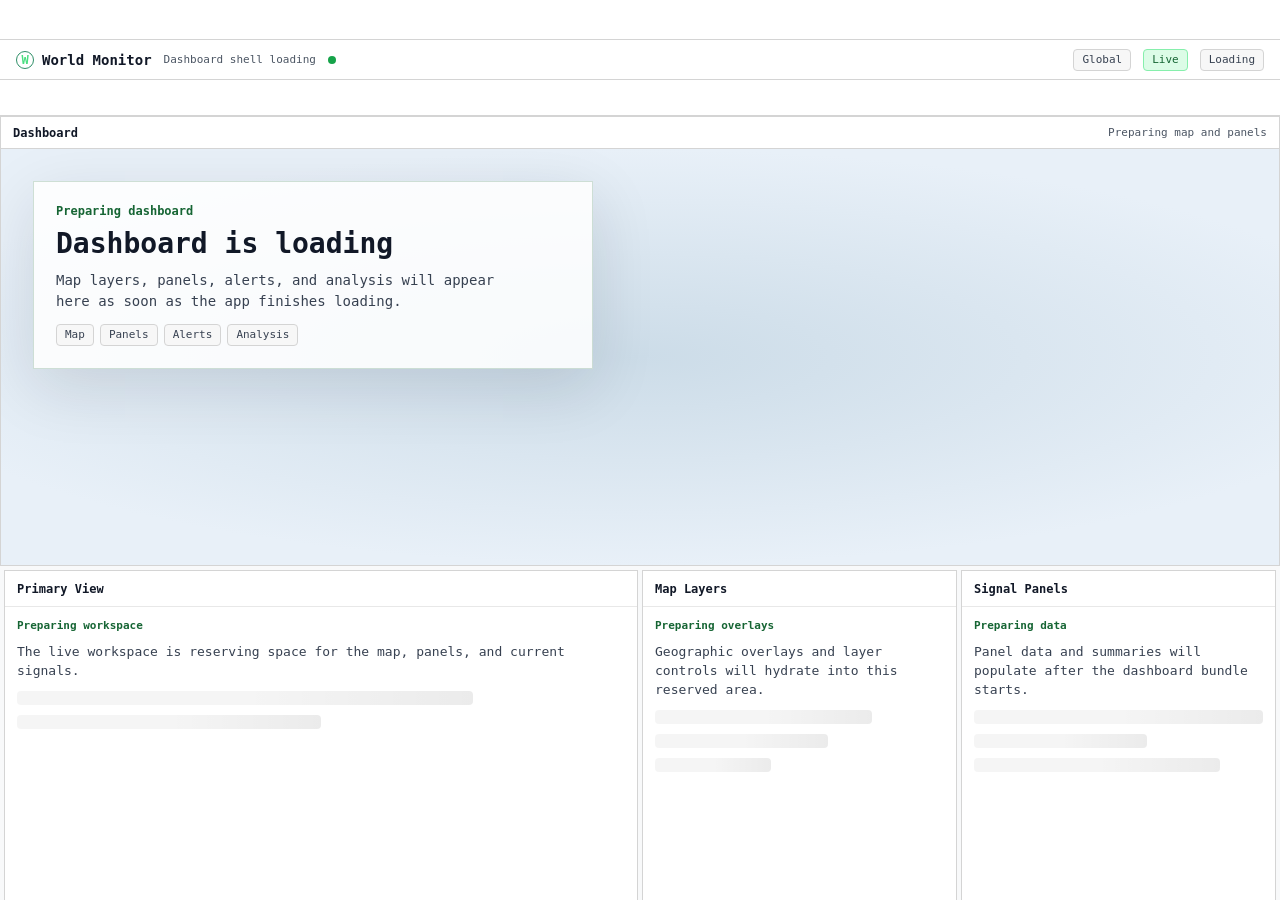
<file: index.html>
<!DOCTYPE html>
<html lang="en">
  <head>
    <meta charset="UTF-8" />
    <meta name="viewport" content="width=device-width, initial-scale=1.0, viewport-fit=cover" />
    <meta name="referrer" content="strict-origin-when-cross-origin" />

    <!-- Primary Meta Tags -->
    <title>World Monitor - Real-Time Global Intelligence Dashboard</title>
    <meta name="title" content="World Monitor - Real-Time Global Intelligence Dashboard" />
    <meta name="description" content="Real-time global intelligence platform tracking conflicts, markets, military activity, and OSINT signals across 190+ countries, with live context in one view." />
    <meta name="keywords" content="AI intelligence, AI-powered dashboard, global intelligence, geopolitical dashboard, world news, market data, military bases, nuclear facilities, undersea cables, conflict zones, real-time monitoring, situation awareness, OSINT, flight tracking, AIS ships, earthquake monitor, protest tracker, power outages, oil prices, government spending, polymarket predictions" />
    <meta name="author" content="Elie Habib" />
    <meta name="theme-color" content="#0a0f0a" />
    <meta name="robots" content="index, follow" />
    <link rel="canonical" href="https://www.worldmonitor.app/dashboard" />
    <link rel="alternate" hreflang="x-default" href="https://www.worldmonitor.app/dashboard" />
    <link rel="alternate" hreflang="en" href="https://www.worldmonitor.app/dashboard" />

    <!-- Additional Search Discovery -->
    <meta name="application-name" content="World Monitor" />
    <meta name="subject" content="AI-Powered Global Intelligence and Situation Awareness" />
    <meta name="classification" content="AI Intelligence Dashboard, OSINT Tool, News Aggregator" />
    <meta name="coverage" content="Worldwide" />
    <meta name="distribution" content="Global" />
    <meta name="rating" content="General" />

    <!-- Open Graph / Facebook -->
    <meta property="og:type" content="website" />
    <meta property="og:url" content="https://www.worldmonitor.app/dashboard" />
    <meta property="og:title" content="World Monitor - Real-Time Global Intelligence Dashboard" />
    <meta property="og:description" content="Real-time global intelligence platform tracking conflicts, markets, military activity, and OSINT signals across 190+ countries, with live context in one view." />
    <meta property="og:image" content="https://www.worldmonitor.app/favico/og-image.png" />
    <meta property="og:image:width" content="1200" />
    <meta property="og:image:height" content="630" />
    <meta property="og:image:alt" content="World Monitor — real-time global intelligence dashboard with 3D globe, live markets, geopolitical data, and infrastructure monitoring" />
    <meta property="og:site_name" content="World Monitor" />
    <meta property="og:locale" content="en_US" />

    <!-- Twitter -->
    <meta name="twitter:card" content="summary_large_image" />
    <meta name="twitter:url" content="https://www.worldmonitor.app/dashboard" />
    <meta name="twitter:title" content="World Monitor - Real-Time Global Intelligence Dashboard" />
    <meta name="twitter:description" content="Real-time global intelligence platform tracking conflicts, markets, military activity, and OSINT signals across 190+ countries, with live context in one view." />
    <meta name="twitter:image" content="https://www.worldmonitor.app/favico/og-image.png" />
    <meta name="twitter:site" content="@worldmonitorai" />
    <meta name="twitter:creator" content="@worldmonitorai" />

    <!-- JSON-LD Structured Data -->
    <script type="application/ld+json">
    {
      "@context": "https://schema.org",
      "@type": "WebApplication",
      "name": "World Monitor",
      "alternateName": [
        "WorldMonitor",
        "World Monitor App",
        "WM Intelligence"
      ],
      "url": "https://www.worldmonitor.app/dashboard",
      "description": "Open-source real-time global intelligence dashboard aggregating conflicts, military movements, markets, infrastructure, and geopolitical data. Used by 2M+ people across 190+ countries. Featured in WIRED.",
      "applicationCategory": "SecurityApplication",
      "operatingSystem": "Web, Windows, macOS, Linux",
      "offers": [
        {
          "@type": "Offer",
          "name": "Free",
          "price": "0",
          "priceCurrency": "USD",
          "availability": "https://schema.org/InStock",
          "url": "https://www.worldmonitor.app/pro#pricing",
          "description": "Core dashboard panels, Global news feed, Earthquake & weather alerts, Basic map view, 3 dashboard tabs"
        },
        {
          "@type": "Offer",
          "name": "Pro Monthly",
          "price": "39.99",
          "priceCurrency": "USD",
          "availability": "https://schema.org/InStock",
          "url": "https://www.worldmonitor.app/pro#pricing",
          "description": "Everything in Free, AI stock analysis & backtesting, Daily market briefs, Military & geopolitical tracking, Custom widget builder, 10 custom dashboards (vs 3), MCP + SDK access for Claude Desktop & other AI clients (50 calls/day), Priority data refresh, Personal license, 1 named user",
          "priceSpecification": {
            "@type": "UnitPriceSpecification",
            "price": "39.99",
            "priceCurrency": "USD",
            "billingDuration": "P1M"
          }
        },
        {
          "@type": "Offer",
          "name": "Pro Annual",
          "price": "359.99",
          "priceCurrency": "USD",
          "availability": "https://schema.org/InStock",
          "url": "https://www.worldmonitor.app/pro#pricing",
          "description": "",
          "priceSpecification": {
            "@type": "UnitPriceSpecification",
            "price": "359.99",
            "priceCurrency": "USD",
            "billingDuration": "P1Y"
          }
        }
      ],
      "author": {
        "@type": "Person",
        "name": "Elie Habib",
        "url": "https://x.com/eliehabib",
        "jobTitle": "CEO",
        "sameAs": [
          "https://x.com/eliehabib",
          "https://github.com/koala73",
          "https://www.linkedin.com/in/elie-habib-7047b931",
          "https://www.wikidata.org/wiki/Q121365724",
          "https://www.crunchbase.com/person/elie-habib-2"
        ]
      },
      "featureList": [
        "Real-time conflict tracking (ACLED, UCDP)",
        "Military ADS-B flight monitoring",
        "Maritime AIS ship tracking and dark vessel detection",
        "NASA FIRMS satellite fire detection",
        "Nuclear installation and critical infrastructure mapping",
        "Submarine cable and internet outage monitoring",
        "GPS jamming zone detection",
        "AI-powered intelligence synthesis and briefs",
        "Country Instability Index (CII) scoring",
        "Stock market, commodity, and crypto tracking",
        "Earthquake and natural disaster alerts",
        "Civil unrest and protest monitoring",
        "Cyber threat and BGP anomaly detection",
        "500+ curated RSS news feeds backed by 574 active providers across 578 observed upstream hosts (ACLED, UCDP, NASA FIRMS, USGS, USPTO, FRED, IMF, BIS, OFAC, ECMWF, IAEA, WHO, OpenSky, ADS-B Exchange, and more)",
        "28 language support with RTL"
      ],
      "screenshot": "https://www.worldmonitor.app/favico/og-image.png",
      "sameAs": [
        "https://github.com/koala73/worldmonitor",
        "https://www.npmjs.com/package/worldmonitor",
        "https://x.com/worldmonitorai",
        "https://x.com/eliehabib",
        "https://www.wired.com/story/world-monitor-elie-habib/"
      ],
      "keywords": "OSINT dashboard, geopolitical monitoring, real-time intelligence, conflict tracker, threat intelligence, ADS-B tracking, AIS ship tracking, global risk monitoring, situational awareness"
    }
    </script>

    <script type="application/ld+json">
    {
      "@context": "https://schema.org",
      "@type": "Organization",
      "name": "World Monitor",
      "alternateName": "WorldMonitor",
      "url": "https://www.worldmonitor.app/",
      "logo": "https://www.worldmonitor.app/favico/apple-touch-icon.png",
      "description": "Open-source real-time global intelligence platform aggregating conflicts, military movements, markets, infrastructure, and geopolitical data. Used by 2M+ people across 190+ countries.",
      "founder": {
        "@type": "Person",
        "name": "Elie Habib",
        "url": "https://x.com/eliehabib",
        "sameAs": ["https://x.com/eliehabib", "https://github.com/koala73", "https://www.linkedin.com/in/elie-habib-7047b931", "https://www.wikidata.org/wiki/Q121365724", "https://www.crunchbase.com/person/elie-habib-2"]
      },
      "sameAs": [
        "https://github.com/koala73/worldmonitor",
        "https://www.npmjs.com/package/worldmonitor",
        "https://x.com/worldmonitorai",
        "https://discord.gg/re63kWKxaz",
        "https://www.wired.com/story/world-monitor-elie-habib/"
      ],
      "contactPoint": {
        "@type": "ContactPoint",
        "contactType": "customer support",
        "email": "support@worldmonitor.app",
        "url": "https://www.worldmonitor.app/pro"
      }
    }
    </script>

    <script type="application/ld+json">
    {
      "@context": "https://schema.org",
      "@type": "WebSite",
      "name": "World Monitor",
      "alternateName": "WorldMonitor",
      "url": "https://www.worldmonitor.app/",
      "description": "Real-time global intelligence dashboard — live news, markets, military tracking, infrastructure monitoring, and geopolitical data.",
      "publisher": {
        "@type": "Organization",
        "name": "World Monitor",
        "url": "https://www.worldmonitor.app/"
      },
      "potentialAction": {
        "@type": "SearchAction",
        "target": {
          "@type": "EntryPoint",
          "urlTemplate": "https://www.worldmonitor.app/dashboard?q={search_term_string}"
        },
        "query-input": "required name=search_term_string"
      },
      "inLanguage": "en"
    }
    </script>

    <!--
      Umami Analytics loads from the SPA after first paint/idle (not the document
      head) so a slow/down abacus origin cannot contend with the initial dashboard
      shell. Script src, website id, and the #4183 data-domains workaround now live
      in src/services/analytics.ts (UMAMI_DOMAINS) — the single source of truth.
    -->

    <!-- Favicons -->
    <link rel="icon" type="image/x-icon" href="/favico/favicon.ico" />
    <link rel="icon" type="image/png" sizes="32x32" href="/favico/favicon-32x32.png" />
    <link rel="icon" type="image/png" sizes="16x16" href="/favico/favicon-16x16.png" />
    <link rel="apple-touch-icon" sizes="180x180" href="/favico/apple-touch-icon.png" />


    <!-- Theme: apply stored preference before first paint to prevent FOUC. -->
    <script data-wm-map-prepaint>(function(){var mapCollapsed=true;try{mapCollapsed=localStorage.getItem('mobile-map-collapsed')!=='false';}catch(e){}if(mapCollapsed)document.documentElement.classList.add('wm-map-collapsed');else document.documentElement.classList.remove('wm-map-collapsed');})()</script>
    <script data-wm-prepaint>(function(){try{var h=location.hostname;var v;if(h.startsWith('happy.'))v='happy';else if(h.startsWith('tech.'))v='tech';else if(h.startsWith('finance.'))v='finance';else if(h.startsWith('commodity.'))v='commodity';else if(h.startsWith('energy.'))v='energy';if(!v&&(h==='localhost'||h==='127.0.0.1'||'__TAURI_INTERNALS__' in window))v=localStorage.getItem('worldmonitor-variant');if(v)document.documentElement.dataset.variant=v;else document.documentElement.removeAttribute('data-variant');var t=localStorage.getItem('worldmonitor-theme');if(t==='dark'||t==='light'){document.documentElement.dataset.theme=t;}else if(v==='happy'){document.documentElement.dataset.theme='light';}else if(window.matchMedia&&window.matchMedia('(prefers-color-scheme: light)').matches){document.documentElement.dataset.theme='light';}var mapCollapsed=localStorage.getItem('mobile-map-collapsed')!=='false';if(mapCollapsed)document.documentElement.classList.add('wm-map-collapsed');var dismissKey='wm-pro-banner-launched-dismissed';var legacyDismissKey='wm-pro-banner-dismissed';localStorage.removeItem(legacyDismissKey);var ts=Number(localStorage.getItem(dismissKey)||0);var dismissed=ts>0&&Date.now()-ts<=604800000;if(ts>0&&!dismissed)localStorage.removeItem(dismissKey);var entitledHint=localStorage.getItem('wm-entitlement-hint')==='pro';if(window.self===window.top&&!dismissed&&!entitledHint)document.documentElement.classList.add('wm-pro-banner-reserved');}catch(e){}document.documentElement.classList.add('no-transition');document.documentElement.classList.add('js');})()</script>
    <!-- Critical CSS: inline skeleton visible before JS boots -->
    <style>
      :root{--wm-pro-banner-slot-height:40px;--dashboard-panel-row-min:200px;--dashboard-panel-row-max:380px;--dashboard-grid-gap:4px;--dashboard-first-grid-reservation:calc(var(--dashboard-panel-row-min) + var(--dashboard-panel-row-min) + var(--dashboard-grid-gap))}
      html,body{margin:0;height:100%;width:100%;overflow:hidden;background:#0a0a0a}
      html.wm-pro-banner-reserved #app::before{content:'';display:block;height:var(--wm-pro-banner-slot-height);flex:0 0 var(--wm-pro-banner-slot-height);background:#141414;border-bottom:1px solid #2a2a2a;box-sizing:border-box}
      html.wm-pro-banner-reserved.wm-layout-hydrated #app::before{content:none;display:none}
      .pro-banner-slot{flex:0 0 auto;min-height:0;box-sizing:border-box}
      html.wm-pro-banner-reserved .pro-banner-slot{min-height:var(--wm-pro-banner-slot-height)}
      .pro-banner-slot .pro-banner{box-sizing:border-box;min-height:var(--wm-pro-banner-slot-height);width:100%}
      #country-deep-dive-panel.country-deep-dive[aria-hidden="true"]{position:fixed;top:0;right:0;width:430px;height:100vh;visibility:hidden;z-index:5000;box-sizing:border-box;transform:translateX(calc(100% + 30px));contain:layout paint}
      @media (max-width:767px){#country-deep-dive-panel.country-deep-dive[aria-hidden="true"]{width:100vw;transform:translateX(100%)}}
      [data-theme="light"].wm-pro-banner-reserved #app::before{background:#fff;border-bottom-color:#d4d4d4}
      [data-variant="happy"].wm-pro-banner-reserved #app::before{background:#fff;border-bottom-color:#DDD9CF}
      [data-variant="happy"][data-theme="dark"].wm-pro-banner-reserved #app::before{background:#222E3E;border-bottom-color:#344050}
      html:not(.js),html:not(.js) body{height:auto;min-height:100%;overflow:auto}
      html:not(.js) #app .skeleton-shell{display:none}
      .app-heading{position:absolute;width:1px;height:1px;padding:0;margin:-1px;overflow:hidden;clip:rect(0 0 0 0);clip-path:inset(50%);white-space:nowrap;border:0}
      .dashboard-noscript{max-width:760px;margin:0 auto;padding:48px 24px;color:#e5e7eb;background:#0a0a0a;font:16px/1.6 system-ui,sans-serif}
      .dashboard-noscript h2{margin:0 0 12px;color:#f9fafb;font-size:28px;line-height:1.2}
      .dashboard-noscript p{margin:0 0 18px;color:#d1d5db}
      .dashboard-noscript ul{display:grid;grid-template-columns:repeat(auto-fit,minmax(180px,1fr));gap:10px 18px;margin:0;padding-left:20px}
      .dashboard-noscript a{color:#4ade80;text-underline-offset:3px}

      /* ---------- skeleton shell (dark default) ---------- */
      .skeleton-shell{display:flex;flex-direction:column;height:100vh;background:#0a0a0a;font-family:'SF Mono','Monaco','Cascadia Code','Fira Code','DejaVu Sans Mono','Liberation Mono',monospace;overflow:hidden}
      .skeleton-shell *{box-sizing:border-box}
      html.wm-pro-banner-reserved .skeleton-shell{height:calc(100vh - var(--wm-pro-banner-slot-height))}
      .skeleton-header{display:flex;align-items:center;justify-content:space-between;height:40px;padding:8px 16px;background:#141414;border-bottom:1px solid #2a2a2a;flex-shrink:0}
      .skeleton-header-left{display:flex;align-items:center;gap:12px}
      .skeleton-header-right{display:flex;align-items:center;gap:12px}
      .skeleton-brand{display:flex;align-items:center;gap:8px;margin:0;color:#f5f5f5;font-size:14px;line-height:1;font-weight:800}
      .skeleton-brand-mark{display:inline-flex;align-items:center;justify-content:center;width:18px;height:18px;border:1px solid #2f8f68;border-radius:50%;color:#4ade80;font-size:12px;line-height:1}
      .skeleton-brand-mark::after{content:"W"}
      .skeleton-kicker{color:#9ca3af;font-size:11px;line-height:1;white-space:nowrap}
      .skeleton-chip{display:inline-flex;align-items:center;min-height:22px;padding:0 8px;border:1px solid #2a2a2a;border-radius:4px;color:#d1d5db;background:#181818;font-size:11px;line-height:1;white-space:nowrap}
      .skeleton-chip.live{color:#86efac;border-color:#14532d;background:#062317}
      .skeleton-pill{height:24px;border-radius:4px;background:#1e1e1e}
      .skeleton-dot{width:8px;height:8px;border-radius:50%;background:#0f5040}
      .skeleton-tabs{height:36px;background:#141414;border-bottom:1px solid #2a2a2a;flex-shrink:0}
      .skeleton-main{flex:1;display:flex;flex-direction:column;overflow:hidden;background:#0a0a0a}
      .skeleton-map{height:50vh;min-height:350px;border:1px solid #2a2a2a;background:#020a08;display:flex;flex-direction:column;flex-shrink:0}
      .skeleton-map-bar{height:32px;display:flex;align-items:center;justify-content:space-between;gap:12px;padding:0 12px;background:#141414;border-bottom:1px solid #2a2a2a}
      .skeleton-section-label{color:#f5f5f5;font-size:12px;line-height:1;font-weight:700;white-space:nowrap}
      .skeleton-section-note{color:#9ca3af;font-size:11px;line-height:1;white-space:nowrap}
      .skeleton-map-body{flex:1;position:relative;overflow:hidden}
      .skeleton-map-body::after{content:'';position:absolute;inset:0;background:radial-gradient(ellipse 60% 50% at 50% 50%,#0a2a20 0%,#020a08 100%);opacity:.5}
      .skeleton-map-content{position:relative;z-index:1;display:flex;flex-direction:column;gap:10px;max-width:560px;margin:32px;padding:22px;border:1px solid rgba(74,222,128,.24);background:rgba(5,12,10,.78);box-shadow:0 18px 60px rgba(0,0,0,.24)}
      .skeleton-map-eyebrow{margin:0;color:#86efac;font-size:12px;line-height:1.2;font-weight:700}
      .skeleton-map-title{margin:0;color:#f8fafc;font-size:28px;line-height:1.12;font-weight:800}
      .skeleton-map-copy{margin:0;max-width:52ch;color:#d1d5db;font-size:14px;line-height:1.5}
      .skeleton-map-badges{display:flex;flex-wrap:wrap;gap:6px;margin-top:2px}
      .skeleton-grid{display:grid;grid-template-columns:repeat(auto-fill,minmax(280px,1fr));grid-auto-flow:row dense;grid-auto-rows:minmax(var(--dashboard-panel-row-min),var(--dashboard-panel-row-max));gap:var(--dashboard-grid-gap);padding:var(--dashboard-grid-gap);align-content:start}
      .skeleton-panel{height:100%;min-height:var(--dashboard-panel-row-min);background:#141414;border:1px solid #2a2a2a;border-radius:0;display:flex;flex-direction:column}
      .skeleton-panel:first-child{grid-column:span 2;grid-row:span 2;min-height:var(--dashboard-first-grid-reservation)}
      .skeleton-panel-header{height:36px;display:flex;align-items:center;padding:0 12px;border-bottom:1px solid #1a1a1a}
      .skeleton-panel-title{margin:0;color:#f5f5f5;font-size:12px;line-height:1;font-weight:700}
      .skeleton-panel-body{flex:1;padding:12px;display:flex;flex-direction:column;gap:10px}
      .skeleton-panel-kicker{margin:0;color:#86efac;font-size:11px;line-height:1.3;font-weight:700}
      .skeleton-panel-copy{margin:0;color:#d1d5db;font-size:13px;line-height:1.45}
      .skeleton-panel-metric{display:flex;align-items:baseline;gap:8px;margin-top:auto;color:#f8fafc}
      .skeleton-panel-metric strong{font-size:26px;line-height:1;font-weight:800}
      .skeleton-panel-metric span{color:#9ca3af;font-size:11px;line-height:1.2}
      .skeleton-line{height:14px;border-radius:4px;background:linear-gradient(90deg,rgba(255,255,255,.05) 25%,rgba(255,255,255,.1) 50%,rgba(255,255,255,.05) 75%);background-size:200% 100%;animation:skel-shimmer 1.5s infinite}
      .skeleton-line.w75{width:75%}.skeleton-line.w60{width:60%}.skeleton-line.w50{width:50%}.skeleton-line.w85{width:85%}.skeleton-line.w40{width:40%}

      @keyframes skel-shimmer{0%{background-position:200% 0}100%{background-position:-200% 0}}
      @media (prefers-reduced-motion:reduce){*,*::before,*::after{animation-duration:.01ms!important;animation-iteration-count:1!important;transition-duration:.01ms!important}}

      /* ---------- skeleton shell (light theme) ---------- */
      [data-theme="light"] .skeleton-shell{background:#f8f9fa}
      [data-theme="light"] .skeleton-header{background:#fff;border-bottom-color:#d4d4d4}
      [data-theme="light"] .skeleton-brand{color:#111827}
      [data-theme="light"] .skeleton-kicker{color:#4b5563}
      [data-theme="light"] .skeleton-chip{color:#374151;background:#f7f7f7;border-color:#d4d4d4}
      [data-theme="light"] .skeleton-chip.live{color:#166534;background:#dcfce7;border-color:#86efac}
      [data-theme="light"] .skeleton-pill{background:#f0f0f0}
      [data-theme="light"] .skeleton-dot{background:#16a34a}
      [data-theme="light"] .skeleton-tabs{background:#fff;border-bottom-color:#d4d4d4}
      [data-theme="light"] .skeleton-main{background:#f8f9fa}
      [data-theme="light"] .skeleton-map{border-color:#d4d4d4;background:#e8f0f8}
      [data-theme="light"] .skeleton-map-bar{background:#fff;border-bottom-color:#d4d4d4}
      [data-theme="light"] .skeleton-section-label{color:#111827}
      [data-theme="light"] .skeleton-section-note{color:#4b5563}
      [data-theme="light"] .skeleton-map-body::after{background:radial-gradient(ellipse 60% 50% at 50% 50%,#b0c8d8 0%,#e8f0f8 100%)}
      [data-theme="light"] .skeleton-map-content{border-color:rgba(22,101,52,.2);background:rgba(255,255,255,.86);box-shadow:0 18px 60px rgba(15,23,42,.12)}
      [data-theme="light"] .skeleton-map-eyebrow{color:#166534}
      [data-theme="light"] .skeleton-map-title{color:#111827}
      [data-theme="light"] .skeleton-map-copy{color:#374151}
      [data-theme="light"] .skeleton-panel{background:#fff;border-color:#d4d4d4}
      [data-theme="light"] .skeleton-panel-header{border-bottom-color:#e8e8e8}
      [data-theme="light"] .skeleton-panel-title{color:#111827}
      [data-theme="light"] .skeleton-panel-kicker{color:#166534}
      [data-theme="light"] .skeleton-panel-copy{color:#374151}
      [data-theme="light"] .skeleton-panel-metric{color:#111827}
      [data-theme="light"] .skeleton-panel-metric span{color:#4b5563}
      [data-theme="light"] .skeleton-line{background:linear-gradient(90deg,rgba(0,0,0,.04) 25%,rgba(0,0,0,.08) 50%,rgba(0,0,0,.04) 75%);background-size:200% 100%;animation:skel-shimmer 1.5s infinite}

      /* ---------- skeleton shell (happy variant — light) ---------- */
      [data-variant="happy"] .skeleton-shell{background:#FAFAF5;font-family:'Nunito',system-ui,sans-serif}
      [data-variant="happy"] .skeleton-header{background:#FFFFFF;border-bottom-color:#DDD9CF}
      [data-variant="happy"] .skeleton-brand{color:#24301f}
      [data-variant="happy"] .skeleton-brand-mark{border-color:#6B8F5E;color:#6B8F5E}
      [data-variant="happy"] .skeleton-kicker{color:#64705d}
      [data-variant="happy"] .skeleton-chip{color:#3f4f36;background:#F2EFE8;border-color:#DDD9CF;border-radius:8px}
      [data-variant="happy"] .skeleton-chip.live{color:#2f612e;background:#eef6e9;border-color:#b9cda8}
      [data-variant="happy"] .skeleton-pill{background:#F2EFE8;border-radius:8px}
      [data-variant="happy"] .skeleton-dot{background:#6B8F5E}
      [data-variant="happy"] .skeleton-tabs{background:#FFFFFF;border-bottom-color:#DDD9CF}
      [data-variant="happy"] .skeleton-main{background:#FAFAF5}
      [data-variant="happy"] .skeleton-map{border-color:#DDD9CF;background:#D4E6EC;border-radius:14px}
      [data-variant="happy"] .skeleton-map-bar{background:#FFFFFF;border-bottom-color:#DDD9CF}
      [data-variant="happy"] .skeleton-section-label{color:#24301f}
      [data-variant="happy"] .skeleton-section-note{color:#64705d}
      [data-variant="happy"] .skeleton-map-body::after{background:radial-gradient(ellipse 60% 50% at 50% 50%,#B9CDA8 0%,#D4E6EC 100%);opacity:.3}
      [data-variant="happy"] .skeleton-map-content{border-color:rgba(107,143,94,.24);background:rgba(255,255,255,.84);box-shadow:0 18px 60px rgba(61,80,50,.12);border-radius:12px}
      [data-variant="happy"] .skeleton-map-eyebrow{color:#4f7f3f}
      [data-variant="happy"] .skeleton-map-title{color:#24301f}
      [data-variant="happy"] .skeleton-map-copy{color:#3f4f36}
      [data-variant="happy"] .skeleton-panel{background:#FFFFFF;border-color:#DDD9CF;border-radius:14px}
      [data-variant="happy"] .skeleton-panel-header{border-bottom-color:#EBE8E0}
      [data-variant="happy"] .skeleton-panel-title{color:#24301f}
      [data-variant="happy"] .skeleton-panel-kicker{color:#4f7f3f}
      [data-variant="happy"] .skeleton-panel-copy{color:#3f4f36}
      [data-variant="happy"] .skeleton-panel-metric{color:#24301f}
      [data-variant="happy"] .skeleton-panel-metric span{color:#64705d}
      [data-variant="happy"] .skeleton-line{background:linear-gradient(90deg,rgba(107,143,94,.06) 25%,rgba(107,143,94,.12) 50%,rgba(107,143,94,.06) 75%);background-size:200% 100%;animation:skel-shimmer 1.5s infinite}

      /* ---------- skeleton shell (happy variant — dark) ---------- */
      [data-variant="happy"][data-theme="dark"] .skeleton-shell{background:#1A2332}
      [data-variant="happy"][data-theme="dark"] .skeleton-header{background:#222E3E;border-bottom-color:#344050}
      [data-variant="happy"][data-theme="dark"] .skeleton-brand{color:#F7FAF3}
      [data-variant="happy"][data-theme="dark"] .skeleton-kicker{color:#B9C4B0}
      [data-variant="happy"][data-theme="dark"] .skeleton-chip{color:#E7EDE0;background:#2A3848;border-color:#344050}
      [data-variant="happy"][data-theme="dark"] .skeleton-chip.live{color:#C9F2B8;background:#243A2D;border-color:#456449}
      [data-variant="happy"][data-theme="dark"] .skeleton-pill{background:#2A3848}
      [data-variant="happy"][data-theme="dark"] .skeleton-dot{background:#8BAF7A}
      [data-variant="happy"][data-theme="dark"] .skeleton-tabs{background:#222E3E;border-bottom-color:#344050}
      [data-variant="happy"][data-theme="dark"] .skeleton-main{background:#1A2332}
      [data-variant="happy"][data-theme="dark"] .skeleton-map{border-color:#344050;background:#16202E}
      [data-variant="happy"][data-theme="dark"] .skeleton-map-bar{background:#222E3E;border-bottom-color:#344050}
      [data-variant="happy"][data-theme="dark"] .skeleton-section-label{color:#F7FAF3}
      [data-variant="happy"][data-theme="dark"] .skeleton-section-note{color:#B9C4B0}
      [data-variant="happy"][data-theme="dark"] .skeleton-map-body::after{background:radial-gradient(ellipse 60% 50% at 50% 50%,#2D4035 0%,#16202E 100%);opacity:.3}
      [data-variant="happy"][data-theme="dark"] .skeleton-map-content{border-color:rgba(139,175,122,.24);background:rgba(24,33,45,.82);box-shadow:0 18px 60px rgba(0,0,0,.24)}
      [data-variant="happy"][data-theme="dark"] .skeleton-map-eyebrow{color:#C9F2B8}
      [data-variant="happy"][data-theme="dark"] .skeleton-map-title{color:#F7FAF3}
      [data-variant="happy"][data-theme="dark"] .skeleton-map-copy{color:#E7EDE0}
      [data-variant="happy"][data-theme="dark"] .skeleton-panel{background:#222E3E;border-color:#344050}
      [data-variant="happy"][data-theme="dark"] .skeleton-panel-header{border-bottom-color:#283545}
      [data-variant="happy"][data-theme="dark"] .skeleton-panel-title{color:#F7FAF3}
      [data-variant="happy"][data-theme="dark"] .skeleton-panel-kicker{color:#C9F2B8}
      [data-variant="happy"][data-theme="dark"] .skeleton-panel-copy{color:#E7EDE0}
      [data-variant="happy"][data-theme="dark"] .skeleton-panel-metric{color:#F7FAF3}
      [data-variant="happy"][data-theme="dark"] .skeleton-panel-metric span{color:#B9C4B0}
      [data-variant="happy"][data-theme="dark"] .skeleton-line{background:linear-gradient(90deg,rgba(139,175,122,.05) 25%,rgba(139,175,122,.10) 50%,rgba(139,175,122,.05) 75%);background-size:200% 100%;animation:skel-shimmer 1.5s infinite}

      @media (max-width:768px){
        .skeleton-header{height:40px;padding:6px 10px;gap:8px}
        .skeleton-header-left,.skeleton-header-right{gap:8px;min-width:0}
        .skeleton-kicker,.skeleton-section-note{display:none}
        .skeleton-chip{padding:0 6px;font-size:10px}
        /* Mirror the real full-viewport mobile map (.map-section @ max-width:768px in
           main.css): the skeleton previously reserved 50vh (~422px) while the hydrated
           map is calc(100dvh - 48px) (~796px), shoving #panelsGrid down ~374px on the
           skeleton->app swap (#4580 item a, largest mobile CLS offender). Keep the
           100vh fallback first for pre-dvh browsers, same order as the real rule. */
        .skeleton-map{height:calc(100vh - 48px);height:calc(100dvh - 48px - env(safe-area-inset-top, 0px) - env(safe-area-inset-bottom, 0px));min-height:60vh;max-height:100dvh}
        /* Match .main-content .map-section.collapsed: users who collapsed the mobile
           map previously should not reserve the expanded map before hydration. */
        html.wm-map-collapsed .skeleton-map{height:auto;min-height:0;max-height:none}
        /* The hydrated collapsed map keeps its 47px header plus the section borders.
           Hide the loading card too: otherwise its intrinsic height still shifts panels. */
        html.wm-map-collapsed .skeleton-map-bar{height:47px}
        html.wm-map-collapsed .skeleton-map-body{display:none}
        /* #5159 NOTE: do NOT try to pre-paint-collapse the REAL .map-section from
           here. main.css sets its expanded height with !important inside a cascade
           layer, and for !important declarations LAYERED beats UNLAYERED — the
           inverse of the normal-declaration rule this critical CSS relies on. The
           real section is instead CREATED with .collapsed already present
           (panel-layout.ts renderLayout template), so the runtime rule applies from
           its first frame. */
        .skeleton-map-content{max-width:calc(100% - 24px);margin:12px;padding:16px}
        .skeleton-map-title{font-size:22px;line-height:1.15}
        .skeleton-map-copy{font-size:13px;line-height:1.42}
        .skeleton-grid{grid-template-columns:1fr}
        .skeleton-panel:first-child{grid-column:span 1;grid-row:span 1;min-height:var(--dashboard-panel-row-min)}
        .skeleton-panel:nth-child(n+5){display:none}
      }
    </style>

    <!-- Preconnect: critical first-paint origins.
         api.worldmonitor.app: credentialed CORS (runtime.ts defaults
         credentials: 'include') — must use `use-credentials` so the
         pre-opened socket lands in the same connection pool as the
         credentialed fetches. Sentry and Clerk are deferred by their
         runtime loaders, so they intentionally do not get head preconnects. -->
    <link rel="preconnect" href="https://api.worldmonitor.app" crossorigin="use-credentials">

    <!-- Preconnect: map tiles + assets -->
    <link rel="preconnect" href="https://maps.worldmonitor.app" crossorigin>

    <!-- Variant/locale fonts are narrowed and loaded after the dashboard paints. -->
  </head>
  <body>
    <h1 class="app-heading">World Monitor — Real-Time Global Intelligence Dashboard</h1>
    <noscript>
      <main id="dashboard-noscript" class="dashboard-noscript">
        <h2>The live dashboard requires JavaScript</h2>
        <p>World Monitor’s interactive map, panels, alerts, and live analysis run in the browser. Visit the <a href="/">World Monitor homepage</a> for the platform overview, or use the indexable reference pages below without enabling JavaScript.</p>
        <nav aria-label="World Monitor references">
          <ul>
            <li><a href="/countries/">Country intelligence</a></li>
            <li><a href="/chokepoints/">Maritime chokepoints</a></li>
            <li><a href="/crises/">Crisis trackers</a></li>
            <li><a href="/tools/">Live tools</a></li>
            <li><a href="/research/">Research reports</a></li>
            <li><a href="/blog/">Blog</a></li>
            <li><a href="/docs">Documentation</a></li>
            <li><a href="/pro#pricing">Pricing</a></li>
            <li><a href="https://github.com/koala73/worldmonitor">GitHub</a></li>
          </ul>
        </nav>
      </main>
    </noscript>
    <div id="app">
      <!-- Pre-render skeleton: visible instantly, replaced when JS calls renderLayout() -->
      <div class="skeleton-shell" aria-busy="true" aria-label="World Monitor dashboard loading">
        <div class="skeleton-header">
          <div class="skeleton-header-left">
            <div class="skeleton-brand"><span class="skeleton-brand-mark" aria-hidden="true"></span><span>World Monitor</span></div>
            <span class="skeleton-kicker">Dashboard shell loading</span>
            <span class="skeleton-dot" aria-hidden="true"></span>
          </div>
          <div class="skeleton-header-right">
            <span class="skeleton-chip">Global</span>
            <span class="skeleton-chip live">Live</span>
            <span class="skeleton-chip">Loading</span>
          </div>
        </div>
        <div class="skeleton-tabs" aria-hidden="true"></div>
        <div class="skeleton-main">
          <div class="skeleton-map">
            <div class="skeleton-map-bar">
              <span class="skeleton-section-label">Dashboard</span>
              <span class="skeleton-section-note">Preparing map and panels</span>
            </div>
            <div class="skeleton-map-body">
              <div class="skeleton-map-content">
                <p class="skeleton-map-eyebrow">Preparing dashboard</p>
                <h2 class="skeleton-map-title skeleton-lcp-copy" data-shell-lcp>Dashboard is loading</h2>
                <p class="skeleton-map-copy">Map layers, panels, alerts, and analysis will appear here as soon as the app finishes loading.</p>
                <div class="skeleton-map-badges">
                  <span class="skeleton-chip">Map</span>
                  <span class="skeleton-chip">Panels</span>
                  <span class="skeleton-chip">Alerts</span>
                  <span class="skeleton-chip">Analysis</span>
                </div>
              </div>
            </div>
          </div>
          <div class="skeleton-grid">
            <section class="skeleton-panel" aria-label="Primary view loading"><div class="skeleton-panel-header"><h3 class="skeleton-panel-title">Primary View</h3></div><div class="skeleton-panel-body"><p class="skeleton-panel-kicker">Preparing workspace</p><p class="skeleton-panel-copy">The live workspace is reserving space for the map, panels, and current signals.</p><div aria-hidden="true" class="skeleton-line w75"></div><div aria-hidden="true" class="skeleton-line w50"></div></div></section>
            <section class="skeleton-panel" aria-label="Map layers loading"><div class="skeleton-panel-header"><h3 class="skeleton-panel-title">Map Layers</h3></div><div class="skeleton-panel-body"><p class="skeleton-panel-kicker">Preparing overlays</p><p class="skeleton-panel-copy">Geographic overlays and layer controls will hydrate into this reserved area.</p><div aria-hidden="true" class="skeleton-line w75"></div><div aria-hidden="true" class="skeleton-line w60"></div><div aria-hidden="true" class="skeleton-line w40"></div></div></section>
            <section class="skeleton-panel" aria-label="Signal panels loading"><div class="skeleton-panel-header"><h3 class="skeleton-panel-title">Signal Panels</h3></div><div class="skeleton-panel-body"><p class="skeleton-panel-kicker">Preparing data</p><p class="skeleton-panel-copy">Panel data and summaries will populate after the dashboard bundle starts.</p><div aria-hidden="true" class="skeleton-line"></div><div aria-hidden="true" class="skeleton-line w60"></div><div aria-hidden="true" class="skeleton-line w85"></div></div></section>
            <section class="skeleton-panel" aria-label="Context loading"><div class="skeleton-panel-header"><h3 class="skeleton-panel-title">Context</h3></div><div class="skeleton-panel-body"><p class="skeleton-panel-kicker">Preparing context</p><p class="skeleton-panel-copy">Supporting context cards keep their final dashboard slots stable.</p><div aria-hidden="true" class="skeleton-line w60"></div><div aria-hidden="true" class="skeleton-line w85"></div><div aria-hidden="true" class="skeleton-line w75"></div></div></section>
            <section class="skeleton-panel" aria-label="Analysis loading"><div class="skeleton-panel-header"><h3 class="skeleton-panel-title">Analysis</h3></div><div class="skeleton-panel-body"><p class="skeleton-panel-kicker">Preparing analysis</p><p class="skeleton-panel-copy">Analysis modules will appear after data and settings are ready.</p><div aria-hidden="true" class="skeleton-line w85"></div><div aria-hidden="true" class="skeleton-line w50"></div><div aria-hidden="true" class="skeleton-line w75"></div></div></section>
            <section class="skeleton-panel" aria-label="Updates loading"><div class="skeleton-panel-header"><h3 class="skeleton-panel-title">Updates</h3></div><div class="skeleton-panel-body"><p class="skeleton-panel-kicker">Preparing updates</p><p class="skeleton-panel-copy">Recent updates and refresh state will replace this placeholder.</p><div aria-hidden="true" class="skeleton-line w75"></div><div aria-hidden="true" class="skeleton-line w60"></div><div aria-hidden="true" class="skeleton-line"></div></div></section>
          </div>
        </div>
      </div>
    </div>
    <aside id="country-deep-dive-panel" class="country-deep-dive" aria-label="Country Intelligence" aria-hidden="true">
      <div class="country-deep-dive-shell">
        <button id="deep-dive-close" class="panel-close" aria-label="Close">×</button>
        <div id="deep-dive-content" class="panel-content"></div>
      </div>
    </aside>
    <!-- Force-clear stale service worker if module scripts 404 (post-deploy cache mismatch) -->
    <script>
    (function(){
      if(!('serviceWorker' in navigator))return;
      var key='wm-sw-nuke';
      var attempted=false;
      try{if(sessionStorage.getItem(key))return}catch(e){}
      window.addEventListener('error',function(e){
        var t=e.target;var u=t&&(t.tagName==="SCRIPT"||t.tagName==="LINK")&&(t.src||t.href)||'';
        if(u&&/\/assets\//.test(u)){
          try{sessionStorage.setItem(key,'1')}catch(err){if(attempted)return;attempted=true}
          navigator.serviceWorker.getRegistrations().then(function(regs){
            var p=regs.map(function(r){return r.unregister()});
            Promise.all(p).then(function(){
              if(caches&&caches.keys){
                caches.keys().then(function(ks){
                  return Promise.all(ks.map(function(k){return caches.delete(k)}));
                }).then(function(){location.reload()});
              }else{location.reload()}
            });
          });
        }
      },true);
    })()
    </script>
    <script type="module" src="/src/main.ts" nonce="wm-static-bootstrap"></script>
  </body>
</html>
</file>
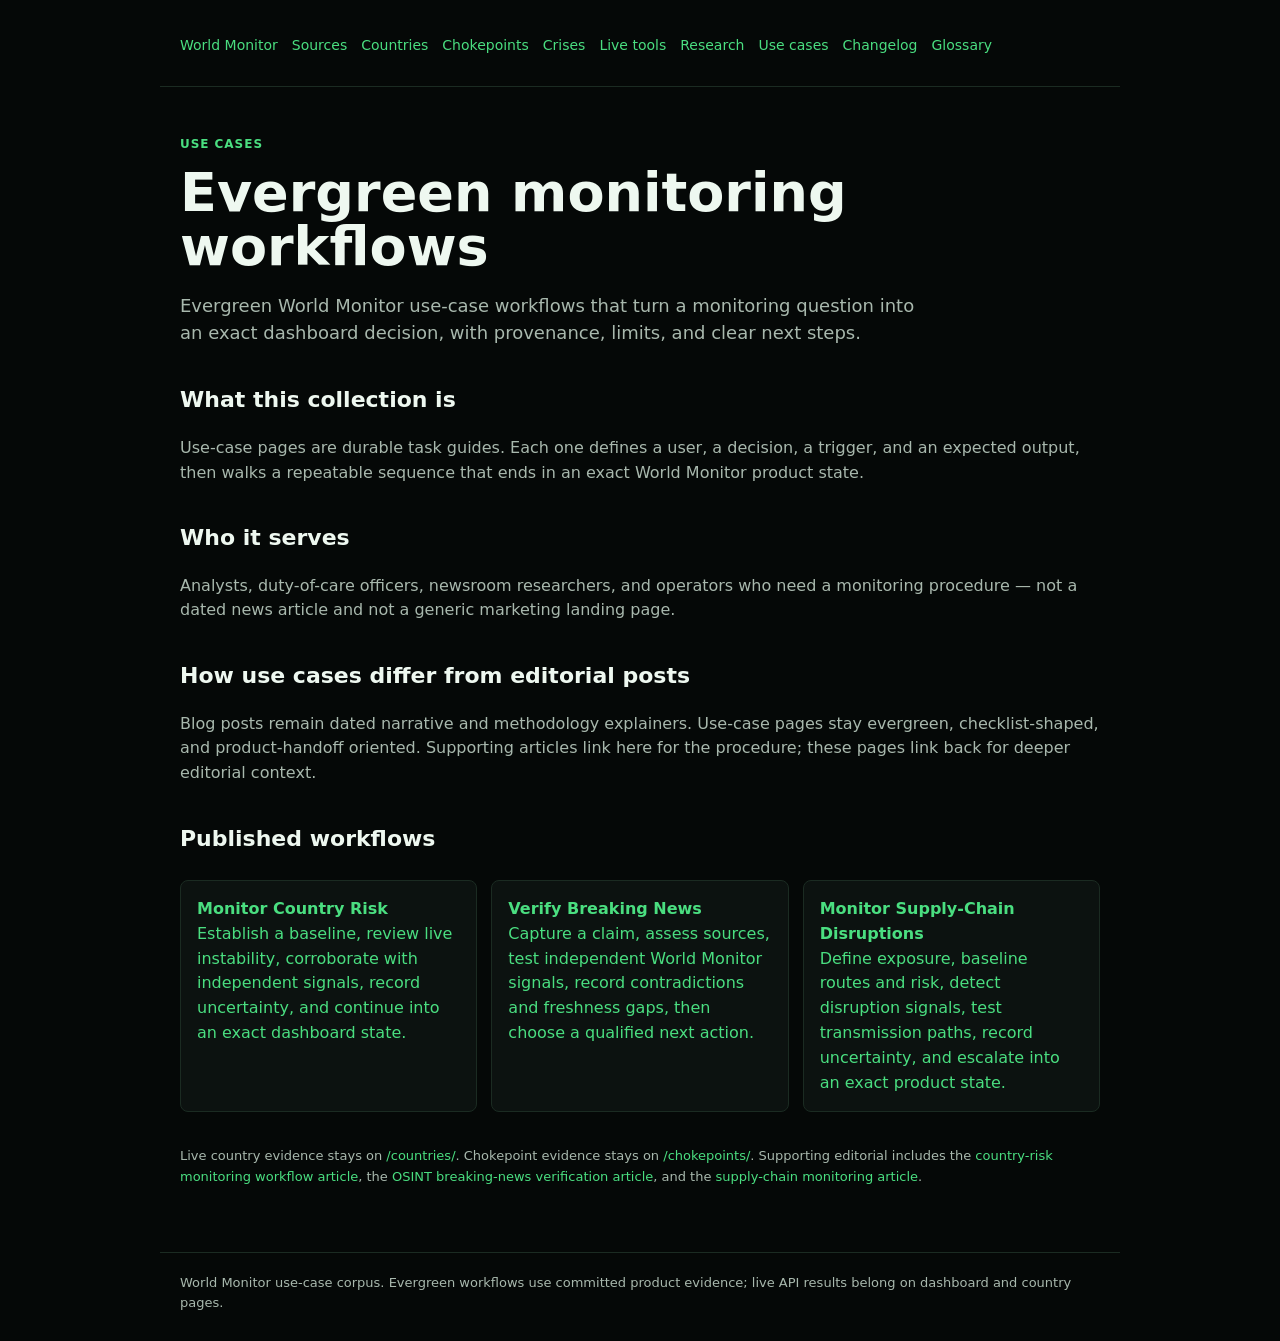
<file: public/use-cases/index.html>
<!doctype html>
<html lang="en">
  <head>
    <meta charset="utf-8">
    <meta name="viewport" content="width=device-width, initial-scale=1">
    <title>Use Cases | World Monitor</title>
    <meta name="description" content="Evergreen World Monitor use-case workflows that turn a monitoring question into an exact dashboard decision, with provenance, limits, and clear next steps.">
    <meta name="robots" content="index, follow">
    <link rel="canonical" href="https://www.worldmonitor.app/use-cases/">
    <meta name="lastmod" content="2026-08-18">
    
    <meta property="og:type" content="website">
    <meta property="og:title" content="Use Cases | World Monitor">
    <meta property="og:description" content="Evergreen World Monitor use-case workflows that turn a monitoring question into an exact dashboard decision, with provenance, limits, and clear next steps.">
    <meta property="og:url" content="https://www.worldmonitor.app/use-cases/">
    <meta property="og:site_name" content="World Monitor">
    <meta property="og:image" content="https://www.worldmonitor.app/favico/og-image.png">
    <meta property="og:image:width" content="1200">
    <meta property="og:image:height" content="630">
    <meta property="og:image:alt" content="World Monitor — real-time global intelligence dashboard with live markets, geopolitical data, and infrastructure monitoring">
    <meta name="twitter:card" content="summary_large_image">
    <meta name="twitter:title" content="Use Cases | World Monitor">
    <meta name="twitter:description" content="Evergreen World Monitor use-case workflows that turn a monitoring question into an exact dashboard decision, with provenance, limits, and clear next steps.">
    <meta name="twitter:image" content="https://www.worldmonitor.app/favico/og-image.png">
    <meta name="twitter:image:alt" content="World Monitor — real-time global intelligence dashboard with live markets, geopolitical data, and infrastructure monitoring">
    <meta name="twitter:site" content="@worldmonitorai">
    <script type="application/ld+json">{"@context":"https://schema.org","@type":"CollectionPage","name":"Evergreen monitoring workflows","description":"Evergreen World Monitor use-case workflows that turn a monitoring question into an exact dashboard decision, with provenance, limits, and clear next steps.","url":"https://www.worldmonitor.app/use-cases/","inLanguage":"en-US"}</script>
    <script type="application/ld+json">{"@context":"https://schema.org","@type":"BreadcrumbList","itemListElement":[{"@type":"ListItem","position":1,"name":"Home","item":"https://www.worldmonitor.app/"},{"@type":"ListItem","position":2,"name":"Use cases","item":"https://www.worldmonitor.app/use-cases/"}]}</script>
    <style>
      :root { color-scheme: dark; --bg: #050807; --panel: #0c1210; --text: #eef8f0; --muted: #a8b8ad; --line: #1b2b22; --accent: #4ade80; }
      * { box-sizing: border-box; }
      body { margin: 0; background: var(--bg); color: var(--text); font-family: Inter, ui-sans-serif, system-ui, -apple-system, BlinkMacSystemFont, "Segoe UI", sans-serif; line-height: 1.55; }
      a { color: var(--accent); text-decoration: none; }
      a:hover { text-decoration: underline; }
      header, main, footer { max-width: 960px; margin: 0 auto; padding: 0 20px; }
      header { padding-top: 24px; padding-bottom: 18px; border-bottom: 1px solid var(--line); }
      nav { display: flex; gap: 4px 14px; flex-wrap: wrap; font-size: 14px; }
      nav a { display: inline-flex; align-items: center; min-height: 44px; }
      main { padding-top: 36px; padding-bottom: 52px; }
      h1 { font-size: clamp(32px, 5vw, 54px); line-height: 1; margin: 0 0 16px; letter-spacing: 0; }
      h2 { margin-top: 36px; font-size: 22px; }
      p { color: var(--muted); }
      .lede { font-size: 18px; max-width: 760px; }
      .grid { display: grid; grid-template-columns: repeat(auto-fit, minmax(220px, 1fr)); gap: 14px; margin-top: 24px; }
      .card, .metric { border: 1px solid var(--line); border-radius: 8px; padding: 16px; background: var(--panel); }
      .metric strong { display: block; font-size: 28px; color: var(--text); }
      .metric small { display: block; color: var(--accent); font-size: 12px; font-weight: 700; letter-spacing: 0.06em; text-transform: uppercase; }
      .eyebrow { color: var(--accent); text-transform: uppercase; letter-spacing: 0.08em; font-size: 12px; font-weight: 700; }
      .cta { display: inline-flex; align-items: center; gap: 8px; margin-top: 22px; padding: 13px 18px; border-radius: 8px; background: var(--accent); color: #04170c; font-weight: 700; font-size: 15px; }
      .cta:hover { text-decoration: none; filter: brightness(1.08); }
      .live-tool { margin-top: 28px; padding: 20px; border: 1px solid #28543a; border-radius: 12px; background: linear-gradient(145deg, #0e1712, #09100c); }
      .live-tool h2 { margin: 3px 0 0; }
      .live-tool .grid { margin-top: 18px; }
      .tool-head, .tool-meta { display: flex; align-items: center; justify-content: space-between; gap: 16px; flex-wrap: wrap; }
      .tool-note { max-width: 760px; margin-bottom: 0; }
      .tool-meta { margin-top: 16px; color: var(--muted); font-size: 13px; }
      .live-status { padding: 5px 9px; border: 1px solid var(--line); border-radius: 999px; color: var(--muted); font-size: 12px; font-weight: 700; }
      .live-tool[data-state="ready"] .live-status { border-color: #28543a; color: var(--accent); }
      .live-tool[data-state="partial"] .live-status { border-color: #7c6322; color: #fde68a; }
      .live-tool[data-state="error"] .live-status { border-color: #6f3b3b; color: #fca5a5; }
      .refresh { border: 1px solid var(--line); border-radius: 7px; padding: 12px 14px; background: #121d16; color: var(--text); cursor: pointer; font: inherit; }
      .refresh:hover:not(:disabled) { border-color: var(--accent); }
      .refresh:disabled { cursor: wait; opacity: 0.55; }
      .tool-controls { display: flex; align-items: end; gap: 12px; flex-wrap: wrap; margin-top: 18px; }
      .tool-controls label { display: grid; gap: 6px; color: var(--muted); font-size: 13px; }
      .tool-controls select { min-width: 240px; border: 1px solid var(--line); border-radius: 7px; padding: 12px 34px 12px 12px; background: #121d16; color: var(--text); font: inherit; }
      .result-list { list-style: none; padding: 0; margin: 16px 0 0; display: grid; gap: 8px; }
      .result-list li { border-left: 2px solid var(--line); padding: 8px 12px; color: var(--muted); font-size: 14px; }
      .split { display: grid; grid-template-columns: repeat(auto-fit, minmax(280px, 1fr)); gap: 14px; margin-top: 18px; }
      .split > section { border: 1px solid var(--line); border-radius: 8px; padding: 16px; background: var(--panel); }
      .split h3 { margin: 0; font-size: 18px; }
      .split .grid { grid-template-columns: repeat(2, minmax(0, 1fr)); }
      .split .metric strong { font-size: 22px; }
      .routes { list-style: none; padding: 0; margin: 20px 0 0; display: grid; gap: 8px; }
      .routes li { border: 1px solid var(--line); border-radius: 8px; padding: 11px 14px; background: var(--panel); color: var(--text); font-size: 14px; }
      .routes .vol { color: var(--muted); }
      .domains { grid-template-columns: repeat(auto-fit, minmax(280px, 1fr)); }
      .card.domain p { margin: 8px 0 12px; font-size: 14px; }
      .card.domain .providers { display: flex; flex-wrap: wrap; gap: 6px; }
      .card.domain .providers span { border: 1px solid var(--line); border-radius: 999px; padding: 3px 9px; color: var(--muted); font-size: 12px; }
      .card.domain:hover { border-color: var(--accent); text-decoration: none; }
      .related { list-style: none; padding: 0; margin: 12px 0 0; display: flex; flex-wrap: wrap; gap: 0 20px; }
      .related a { display: inline-flex; align-items: center; min-height: 44px; }
      .source { margin-top: 34px; font-size: 13px; color: var(--muted); }
      table { border-collapse: collapse; width: 100%; margin-top: 16px; font-size: 14px; }
      caption { caption-side: top; text-align: left; color: var(--muted); font-size: 13px; padding-bottom: 8px; }
      th, td { border: 1px solid var(--line); padding: 8px 12px; text-align: left; }
      th { color: var(--muted); font-weight: 600; background: var(--panel); }
      td data { color: var(--text); }
      figure { margin: 20px 0 0; padding: 16px; border: 1px solid var(--line); border-radius: 8px; background: var(--panel); }
      figcaption { margin-top: 10px; color: var(--muted); font-size: 13px; }
      blockquote { margin: 16px 0 0; padding: 12px 16px; border-left: 2px solid var(--accent); background: var(--panel); border-radius: 0 8px 8px 0; }
      blockquote p { margin: 0; color: var(--text); font-size: 14px; }
      footer { border-top: 1px solid var(--line); padding-top: 20px; padding-bottom: 28px; color: var(--muted); font-size: 13px; }

    </style>
  </head>
  <body>
    <header>
      <nav aria-label="Primary">
        <a href="/">World Monitor</a>
        <a href="/sources/">Sources</a>
        <a href="/countries/">Countries</a>
        <a href="/chokepoints/">Chokepoints</a>
        <a href="/crises/">Crises</a>
        <a href="/tools/">Live tools</a>
        <a href="/research/">Research</a>
        <a href="/use-cases/">Use cases</a>
        <a href="/reference/changelog/">Changelog</a>
        <a href="/blog/glossary/">Glossary</a>
      </nav>
    </header>
    <main>
      <p class="eyebrow">Use cases</p>
      <h1>Evergreen monitoring workflows</h1>
      <p class="lede">Evergreen World Monitor use-case workflows that turn a monitoring question into an exact dashboard decision, with provenance, limits, and clear next steps.</p>
      <h2>What this collection is</h2>
      <p>Use-case pages are durable task guides. Each one defines a user, a decision, a trigger, and an expected output, then walks a repeatable sequence that ends in an exact World Monitor product state.</p>
      <h2>Who it serves</h2>
      <p>Analysts, duty-of-care officers, newsroom researchers, and operators who need a monitoring procedure — not a dated news article and not a generic marketing landing page.</p>
      <h2>How use cases differ from editorial posts</h2>
      <p>Blog posts remain dated narrative and methodology explainers. Use-case pages stay evergreen, checklist-shaped, and product-handoff oriented. Supporting articles link here for the procedure; these pages link back for deeper editorial context.</p>
      <h2>Published workflows</h2>
      <div class="grid">
        <a class="card" href="/use-cases/monitor-country-risk/"><strong>Monitor Country Risk</strong><br><span>Establish a baseline, review live instability, corroborate with independent signals, record uncertainty, and continue into an exact dashboard state.</span></a>
        <a class="card" href="/use-cases/verify-breaking-news/"><strong>Verify Breaking News</strong><br><span>Capture a claim, assess sources, test independent World Monitor signals, record contradictions and freshness gaps, then choose a qualified next action.</span></a>
        <a class="card" href="/use-cases/monitor-supply-chain-disruptions/"><strong>Monitor Supply-Chain Disruptions</strong><br><span>Define exposure, baseline routes and risk, detect disruption signals, test transmission paths, record uncertainty, and escalate into an exact product state.</span></a>
      </div>
      <p class="source">Live country evidence stays on <a href="/countries/">/countries/</a>. Chokepoint evidence stays on <a href="/chokepoints/">/chokepoints/</a>. Supporting editorial includes the <a href="/blog/posts/country-risk-monitoring-workflow-for-analysts/">country-risk monitoring workflow article</a>, the <a href="/blog/posts/verify-breaking-news-osint-workflow-journalists/">OSINT breaking-news verification article</a>, and the <a href="/blog/posts/monitor-global-supply-chains-and-commodity-disruptions/">supply-chain monitoring article</a>.</p>
    </main>
    <footer><script async defer src="https://abacus.worldmonitor.app/script.js" data-website-id="e8800335-16bc-4241-a133-0eb28c07c832" data-domains="worldmonitor.app,www.worldmonitor.app,happy.worldmonitor.app" nonce="wm-static-bootstrap"></script>World Monitor use-case corpus. Evergreen workflows use committed product evidence; live API results belong on dashboard and country pages.</footer>
    
    
  </body>
</html>
</file>
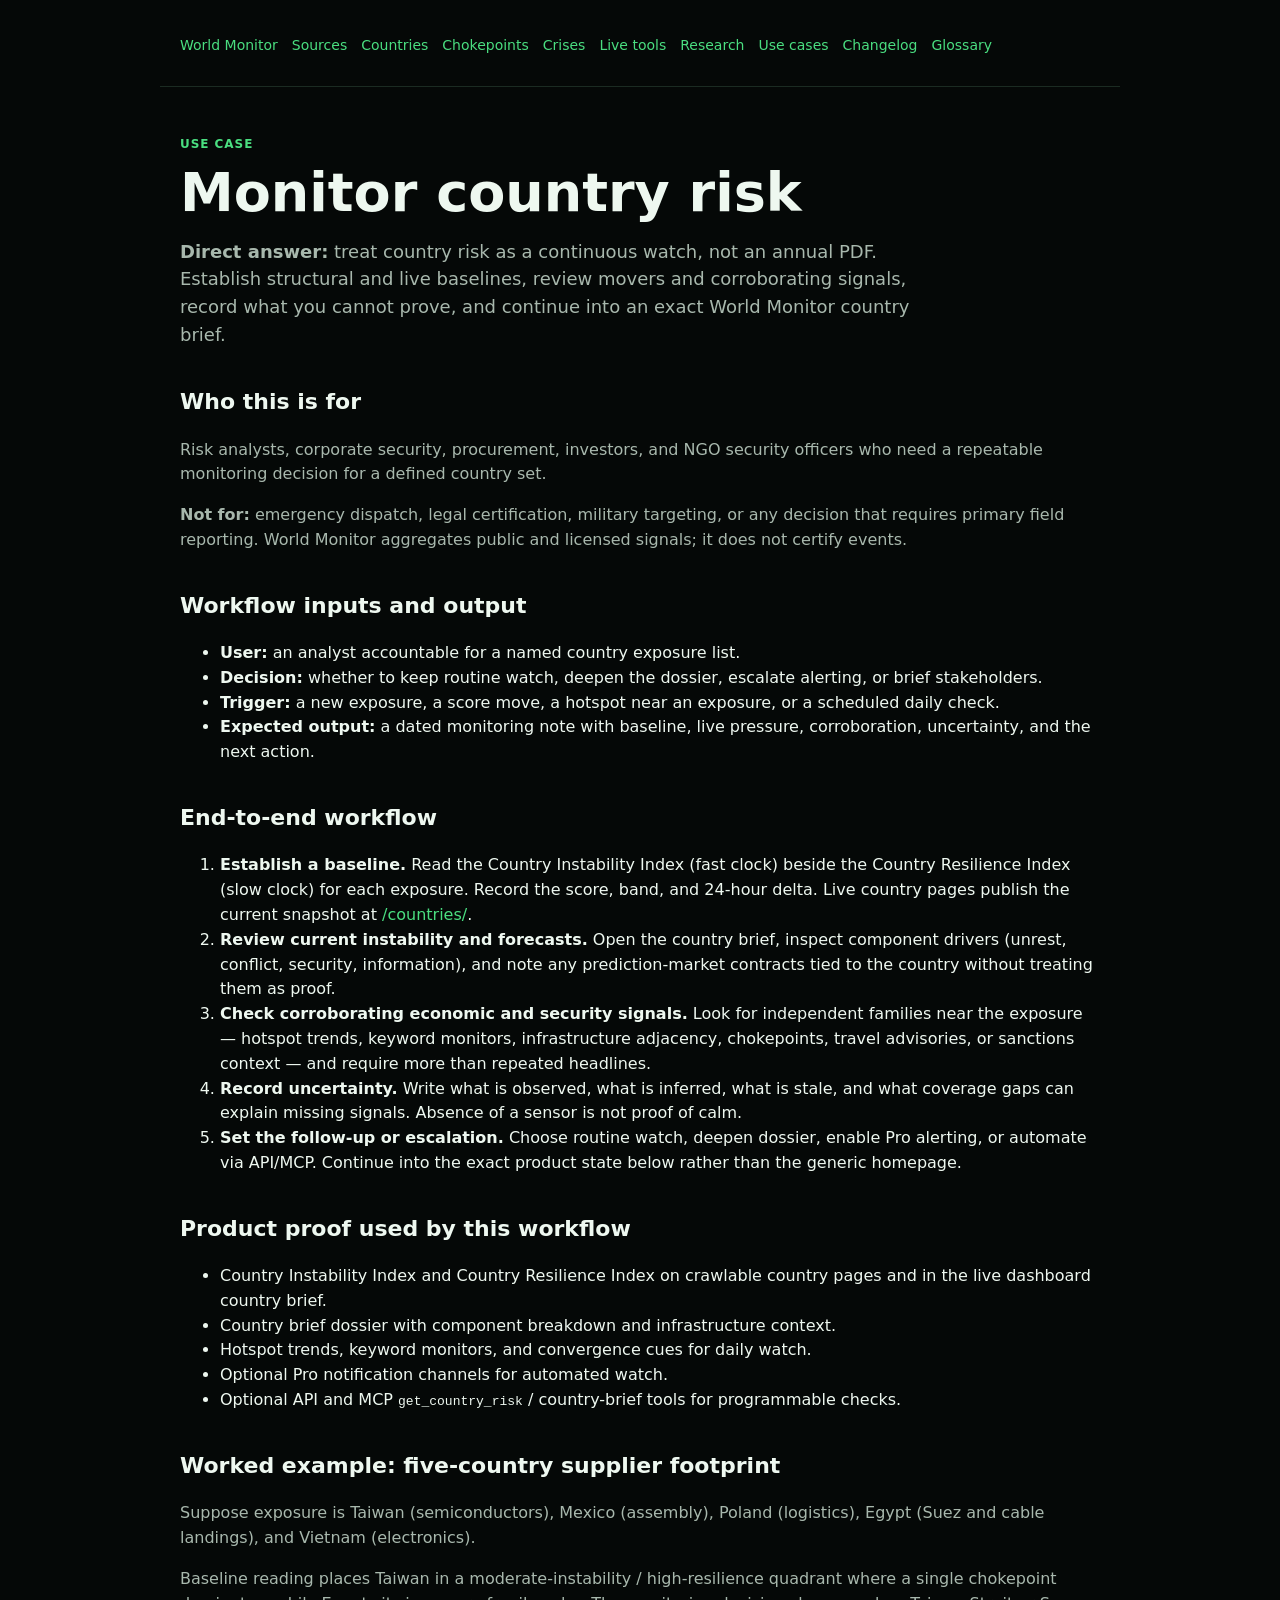
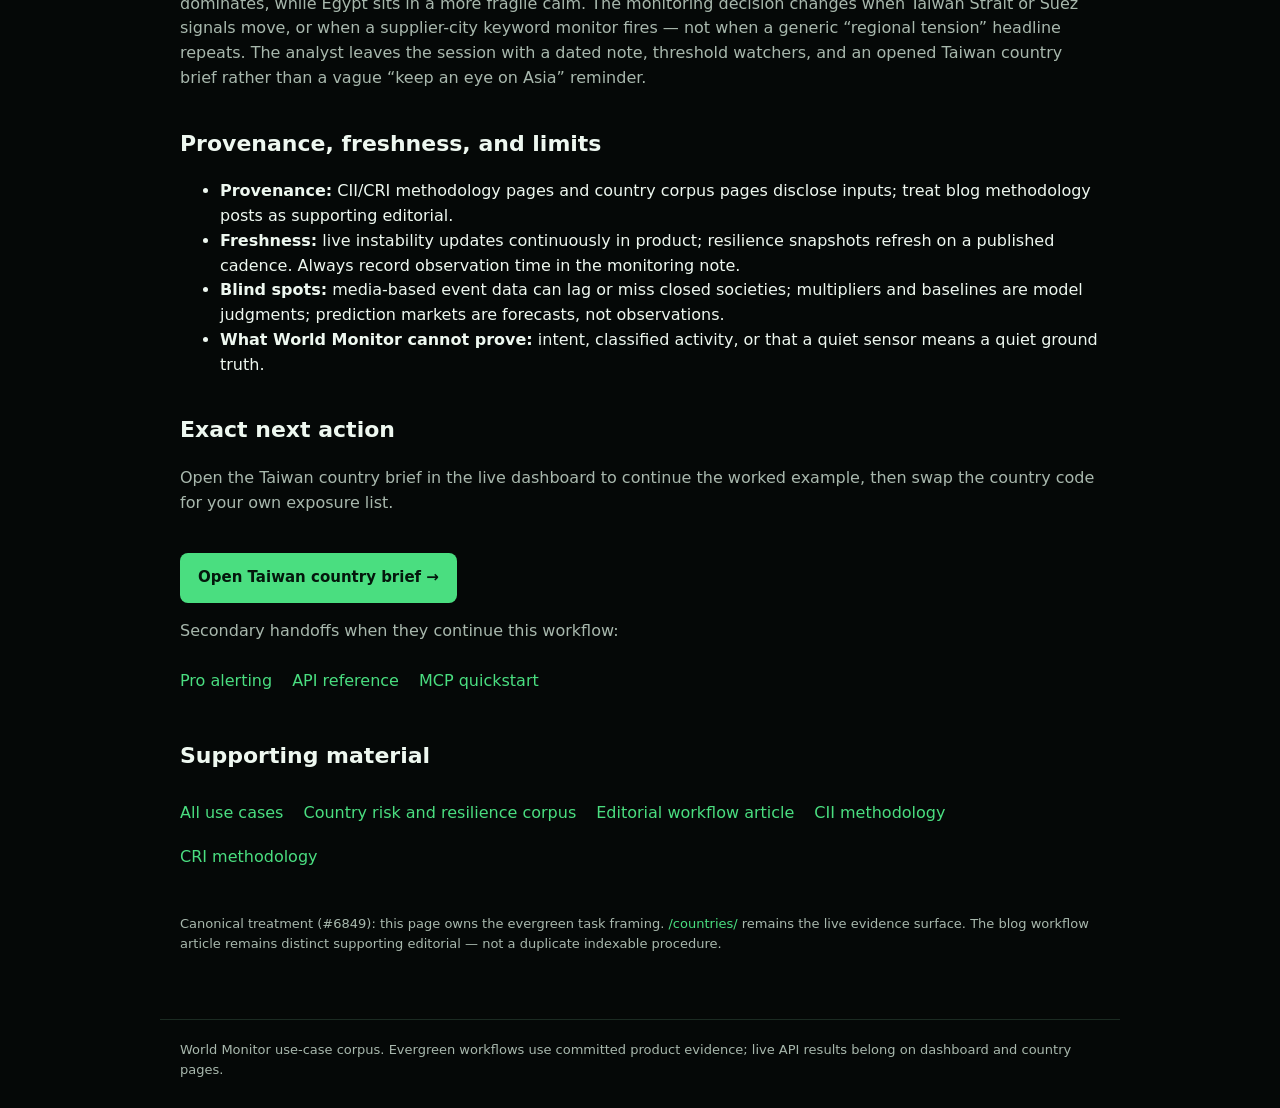
<file: public/use-cases/monitor-country-risk/index.html>
<!doctype html>
<html lang="en">
  <head>
    <meta charset="utf-8">
    <meta name="viewport" content="width=device-width, initial-scale=1">
    <title>Monitor Country Risk | World Monitor Use Cases</title>
    <meta name="description" content="A repeatable World Monitor country-risk workflow: establish a baseline, review live instability, check corroborating signals, record uncertainty, then act.">
    <meta name="robots" content="index, follow">
    <link rel="canonical" href="https://www.worldmonitor.app/use-cases/monitor-country-risk/">
    <meta name="lastmod" content="2026-08-18">
    
    <meta property="og:type" content="article">
    <meta property="og:title" content="Monitor Country Risk | World Monitor Use Cases">
    <meta property="og:description" content="A repeatable World Monitor country-risk workflow: establish a baseline, review live instability, check corroborating signals, record uncertainty, then act.">
    <meta property="og:url" content="https://www.worldmonitor.app/use-cases/monitor-country-risk/">
    <meta property="og:site_name" content="World Monitor">
    <meta property="og:image" content="https://www.worldmonitor.app/favico/og-image.png">
    <meta property="og:image:width" content="1200">
    <meta property="og:image:height" content="630">
    <meta property="og:image:alt" content="World Monitor — real-time global intelligence dashboard with live markets, geopolitical data, and infrastructure monitoring">
    <meta name="twitter:card" content="summary_large_image">
    <meta name="twitter:title" content="Monitor Country Risk | World Monitor Use Cases">
    <meta name="twitter:description" content="A repeatable World Monitor country-risk workflow: establish a baseline, review live instability, check corroborating signals, record uncertainty, then act.">
    <meta name="twitter:image" content="https://www.worldmonitor.app/favico/og-image.png">
    <meta name="twitter:image:alt" content="World Monitor — real-time global intelligence dashboard with live markets, geopolitical data, and infrastructure monitoring">
    <meta name="twitter:site" content="@worldmonitorai">
    <script type="application/ld+json">{"@context":"https://schema.org","@type":"WebPage","name":"Monitor country risk","description":"A repeatable World Monitor country-risk workflow: establish a baseline, review live instability, check corroborating signals, record uncertainty, then act.","url":"https://www.worldmonitor.app/use-cases/monitor-country-risk/","inLanguage":"en-US","dateModified":"2026-08-18"}</script>
    <script type="application/ld+json">{"@context":"https://schema.org","@type":"BreadcrumbList","itemListElement":[{"@type":"ListItem","position":1,"name":"Home","item":"https://www.worldmonitor.app/"},{"@type":"ListItem","position":2,"name":"Use cases","item":"https://www.worldmonitor.app/use-cases/"},{"@type":"ListItem","position":3,"name":"Monitor country risk","item":"https://www.worldmonitor.app/use-cases/monitor-country-risk/"}]}</script>
    <style>
      :root { color-scheme: dark; --bg: #050807; --panel: #0c1210; --text: #eef8f0; --muted: #a8b8ad; --line: #1b2b22; --accent: #4ade80; }
      * { box-sizing: border-box; }
      body { margin: 0; background: var(--bg); color: var(--text); font-family: Inter, ui-sans-serif, system-ui, -apple-system, BlinkMacSystemFont, "Segoe UI", sans-serif; line-height: 1.55; }
      a { color: var(--accent); text-decoration: none; }
      a:hover { text-decoration: underline; }
      header, main, footer { max-width: 960px; margin: 0 auto; padding: 0 20px; }
      header { padding-top: 24px; padding-bottom: 18px; border-bottom: 1px solid var(--line); }
      nav { display: flex; gap: 4px 14px; flex-wrap: wrap; font-size: 14px; }
      nav a { display: inline-flex; align-items: center; min-height: 44px; }
      main { padding-top: 36px; padding-bottom: 52px; }
      h1 { font-size: clamp(32px, 5vw, 54px); line-height: 1; margin: 0 0 16px; letter-spacing: 0; }
      h2 { margin-top: 36px; font-size: 22px; }
      p { color: var(--muted); }
      .lede { font-size: 18px; max-width: 760px; }
      .grid { display: grid; grid-template-columns: repeat(auto-fit, minmax(220px, 1fr)); gap: 14px; margin-top: 24px; }
      .card, .metric { border: 1px solid var(--line); border-radius: 8px; padding: 16px; background: var(--panel); }
      .metric strong { display: block; font-size: 28px; color: var(--text); }
      .metric small { display: block; color: var(--accent); font-size: 12px; font-weight: 700; letter-spacing: 0.06em; text-transform: uppercase; }
      .eyebrow { color: var(--accent); text-transform: uppercase; letter-spacing: 0.08em; font-size: 12px; font-weight: 700; }
      .cta { display: inline-flex; align-items: center; gap: 8px; margin-top: 22px; padding: 13px 18px; border-radius: 8px; background: var(--accent); color: #04170c; font-weight: 700; font-size: 15px; }
      .cta:hover { text-decoration: none; filter: brightness(1.08); }
      .live-tool { margin-top: 28px; padding: 20px; border: 1px solid #28543a; border-radius: 12px; background: linear-gradient(145deg, #0e1712, #09100c); }
      .live-tool h2 { margin: 3px 0 0; }
      .live-tool .grid { margin-top: 18px; }
      .tool-head, .tool-meta { display: flex; align-items: center; justify-content: space-between; gap: 16px; flex-wrap: wrap; }
      .tool-note { max-width: 760px; margin-bottom: 0; }
      .tool-meta { margin-top: 16px; color: var(--muted); font-size: 13px; }
      .live-status { padding: 5px 9px; border: 1px solid var(--line); border-radius: 999px; color: var(--muted); font-size: 12px; font-weight: 700; }
      .live-tool[data-state="ready"] .live-status { border-color: #28543a; color: var(--accent); }
      .live-tool[data-state="partial"] .live-status { border-color: #7c6322; color: #fde68a; }
      .live-tool[data-state="error"] .live-status { border-color: #6f3b3b; color: #fca5a5; }
      .refresh { border: 1px solid var(--line); border-radius: 7px; padding: 12px 14px; background: #121d16; color: var(--text); cursor: pointer; font: inherit; }
      .refresh:hover:not(:disabled) { border-color: var(--accent); }
      .refresh:disabled { cursor: wait; opacity: 0.55; }
      .tool-controls { display: flex; align-items: end; gap: 12px; flex-wrap: wrap; margin-top: 18px; }
      .tool-controls label { display: grid; gap: 6px; color: var(--muted); font-size: 13px; }
      .tool-controls select { min-width: 240px; border: 1px solid var(--line); border-radius: 7px; padding: 12px 34px 12px 12px; background: #121d16; color: var(--text); font: inherit; }
      .result-list { list-style: none; padding: 0; margin: 16px 0 0; display: grid; gap: 8px; }
      .result-list li { border-left: 2px solid var(--line); padding: 8px 12px; color: var(--muted); font-size: 14px; }
      .split { display: grid; grid-template-columns: repeat(auto-fit, minmax(280px, 1fr)); gap: 14px; margin-top: 18px; }
      .split > section { border: 1px solid var(--line); border-radius: 8px; padding: 16px; background: var(--panel); }
      .split h3 { margin: 0; font-size: 18px; }
      .split .grid { grid-template-columns: repeat(2, minmax(0, 1fr)); }
      .split .metric strong { font-size: 22px; }
      .routes { list-style: none; padding: 0; margin: 20px 0 0; display: grid; gap: 8px; }
      .routes li { border: 1px solid var(--line); border-radius: 8px; padding: 11px 14px; background: var(--panel); color: var(--text); font-size: 14px; }
      .routes .vol { color: var(--muted); }
      .domains { grid-template-columns: repeat(auto-fit, minmax(280px, 1fr)); }
      .card.domain p { margin: 8px 0 12px; font-size: 14px; }
      .card.domain .providers { display: flex; flex-wrap: wrap; gap: 6px; }
      .card.domain .providers span { border: 1px solid var(--line); border-radius: 999px; padding: 3px 9px; color: var(--muted); font-size: 12px; }
      .card.domain:hover { border-color: var(--accent); text-decoration: none; }
      .related { list-style: none; padding: 0; margin: 12px 0 0; display: flex; flex-wrap: wrap; gap: 0 20px; }
      .related a { display: inline-flex; align-items: center; min-height: 44px; }
      .source { margin-top: 34px; font-size: 13px; color: var(--muted); }
      table { border-collapse: collapse; width: 100%; margin-top: 16px; font-size: 14px; }
      caption { caption-side: top; text-align: left; color: var(--muted); font-size: 13px; padding-bottom: 8px; }
      th, td { border: 1px solid var(--line); padding: 8px 12px; text-align: left; }
      th { color: var(--muted); font-weight: 600; background: var(--panel); }
      td data { color: var(--text); }
      figure { margin: 20px 0 0; padding: 16px; border: 1px solid var(--line); border-radius: 8px; background: var(--panel); }
      figcaption { margin-top: 10px; color: var(--muted); font-size: 13px; }
      blockquote { margin: 16px 0 0; padding: 12px 16px; border-left: 2px solid var(--accent); background: var(--panel); border-radius: 0 8px 8px 0; }
      blockquote p { margin: 0; color: var(--text); font-size: 14px; }
      footer { border-top: 1px solid var(--line); padding-top: 20px; padding-bottom: 28px; color: var(--muted); font-size: 13px; }

    </style>
  </head>
  <body>
    <header>
      <nav aria-label="Primary">
        <a href="/">World Monitor</a>
        <a href="/sources/">Sources</a>
        <a href="/countries/">Countries</a>
        <a href="/chokepoints/">Chokepoints</a>
        <a href="/crises/">Crises</a>
        <a href="/tools/">Live tools</a>
        <a href="/research/">Research</a>
        <a href="/use-cases/">Use cases</a>
        <a href="/reference/changelog/">Changelog</a>
        <a href="/blog/glossary/">Glossary</a>
      </nav>
    </header>
    <main>
      <p class="eyebrow">Use case</p>
      <h1>Monitor country risk</h1>
      <p class="lede"><strong>Direct answer:</strong> treat country risk as a continuous watch, not an annual PDF. Establish structural and live baselines, review movers and corroborating signals, record what you cannot prove, and continue into an exact World Monitor country brief.</p>

      <h2>Who this is for</h2>
      <p>Risk analysts, corporate security, procurement, investors, and NGO security officers who need a repeatable monitoring decision for a defined country set.</p>
      <p><strong>Not for:</strong> emergency dispatch, legal certification, military targeting, or any decision that requires primary field reporting. World Monitor aggregates public and licensed signals; it does not certify events.</p>

      <h2>Workflow inputs and output</h2>
      <ul>
        <li><strong>User:</strong> an analyst accountable for a named country exposure list.</li>
        <li><strong>Decision:</strong> whether to keep routine watch, deepen the dossier, escalate alerting, or brief stakeholders.</li>
        <li><strong>Trigger:</strong> a new exposure, a score move, a hotspot near an exposure, or a scheduled daily check.</li>
        <li><strong>Expected output:</strong> a dated monitoring note with baseline, live pressure, corroboration, uncertainty, and the next action.</li>
      </ul>

      <h2>End-to-end workflow</h2>
      <ol>
        <li><strong>Establish a baseline.</strong> Read the Country Instability Index (fast clock) beside the Country Resilience Index (slow clock) for each exposure. Record the score, band, and 24-hour delta. Live country pages publish the current snapshot at <a href="/countries/">/countries/</a>.</li>
        <li><strong>Review current instability and forecasts.</strong> Open the country brief, inspect component drivers (unrest, conflict, security, information), and note any prediction-market contracts tied to the country without treating them as proof.</li>
        <li><strong>Check corroborating economic and security signals.</strong> Look for independent families near the exposure — hotspot trends, keyword monitors, infrastructure adjacency, chokepoints, travel advisories, or sanctions context — and require more than repeated headlines.</li>
        <li><strong>Record uncertainty.</strong> Write what is observed, what is inferred, what is stale, and what coverage gaps can explain missing signals. Absence of a sensor is not proof of calm.</li>
        <li><strong>Set the follow-up or escalation.</strong> Choose routine watch, deepen dossier, enable Pro alerting, or automate via API/MCP. Continue into the exact product state below rather than the generic homepage.</li>
      </ol>

      <h2>Product proof used by this workflow</h2>
      <ul>
        <li>Country Instability Index and Country Resilience Index on crawlable country pages and in the live dashboard country brief.</li>
        <li>Country brief dossier with component breakdown and infrastructure context.</li>
        <li>Hotspot trends, keyword monitors, and convergence cues for daily watch.</li>
        <li>Optional Pro notification channels for automated watch.</li>
        <li>Optional API and MCP <code>get_country_risk</code> / country-brief tools for programmable checks.</li>
      </ul>

      <h2>Worked example: five-country supplier footprint</h2>
      <p>Suppose exposure is Taiwan (semiconductors), Mexico (assembly), Poland (logistics), Egypt (Suez and cable landings), and Vietnam (electronics).</p>
      <p>Baseline reading places Taiwan in a moderate-instability / high-resilience quadrant where a single chokepoint dominates, while Egypt sits in a more fragile calm. The monitoring decision changes when Taiwan Strait or Suez signals move, or when a supplier-city keyword monitor fires — not when a generic “regional tension” headline repeats. The analyst leaves the session with a dated note, threshold watchers, and an opened Taiwan country brief rather than a vague “keep an eye on Asia” reminder.</p>

      <h2>Provenance, freshness, and limits</h2>
      <ul>
        <li><strong>Provenance:</strong> CII/CRI methodology pages and country corpus pages disclose inputs; treat blog methodology posts as supporting editorial.</li>
        <li><strong>Freshness:</strong> live instability updates continuously in product; resilience snapshots refresh on a published cadence. Always record observation time in the monitoring note.</li>
        <li><strong>Blind spots:</strong> media-based event data can lag or miss closed societies; multipliers and baselines are model judgments; prediction markets are forecasts, not observations.</li>
        <li><strong>What World Monitor cannot prove:</strong> intent, classified activity, or that a quiet sensor means a quiet ground truth.</li>
      </ul>

      <h2>Exact next action</h2>
      <p>Open the Taiwan country brief in the live dashboard to continue the worked example, then swap the country code for your own exposure list.</p>
      <p><a class="cta" data-use-case-handoff data-wm-content-link data-umami-event="use-case-product-cta-click" data-umami-event-source="worldmonitor-use-cases" data-umami-event-content-source="worldmonitor-use-cases" data-umami-event-medium="owned-content" data-umami-event-content-medium="owned-content" data-umami-event-campaign="monitor-country-risk" data-umami-event-content-campaign="monitor-country-risk" data-umami-event-destination="dashboard" data-umami-event-content-destination="dashboard" data-umami-event-placement="use-case-cta-dashboard" data-umami-event-content-placement="use-case-cta-dashboard" data-dashboard-link href="/dashboard?country=TW&amp;expanded=1&amp;wm_content_source=worldmonitor-use-cases&amp;wm_content_medium=owned-content&amp;wm_content_campaign=monitor-country-risk&amp;wm_content_destination=dashboard&amp;wm_content_placement=use-case-cta-dashboard&amp;utm_source=seo-use-case">Open Taiwan country brief →</a></p>
      <p>Secondary handoffs when they continue this workflow:</p>
      <ul class="related">
        <li><a data-use-case-handoff data-wm-content-link data-umami-event="use-case-product-cta-click" data-umami-event-source="worldmonitor-use-cases" data-umami-event-content-source="worldmonitor-use-cases" data-umami-event-medium="owned-content" data-umami-event-content-medium="owned-content" data-umami-event-campaign="monitor-country-risk" data-umami-event-content-campaign="monitor-country-risk" data-umami-event-destination="pro" data-umami-event-content-destination="pro" data-umami-event-placement="use-case-cta-pro" data-umami-event-content-placement="use-case-cta-pro" href="/pro?wm_content_source=worldmonitor-use-cases&amp;wm_content_medium=owned-content&amp;wm_content_campaign=monitor-country-risk&amp;wm_content_destination=pro&amp;wm_content_placement=use-case-cta-pro&amp;utm_source=seo-use-case">Pro alerting</a></li>
        <li><a data-use-case-handoff data-wm-content-link data-umami-event="use-case-product-cta-click" data-umami-event-source="worldmonitor-use-cases" data-umami-event-content-source="worldmonitor-use-cases" data-umami-event-medium="owned-content" data-umami-event-content-medium="owned-content" data-umami-event-campaign="monitor-country-risk" data-umami-event-content-campaign="monitor-country-risk" data-umami-event-destination="api" data-umami-event-content-destination="api" data-umami-event-placement="use-case-cta-api" data-umami-event-content-placement="use-case-cta-api" href="/docs/api-reference?wm_content_source=worldmonitor-use-cases&amp;wm_content_medium=owned-content&amp;wm_content_campaign=monitor-country-risk&amp;wm_content_destination=api&amp;wm_content_placement=use-case-cta-api&amp;utm_source=seo-use-case">API reference</a></li>
        <li><a data-use-case-handoff data-wm-content-link data-umami-event="use-case-product-cta-click" data-umami-event-source="worldmonitor-use-cases" data-umami-event-content-source="worldmonitor-use-cases" data-umami-event-medium="owned-content" data-umami-event-content-medium="owned-content" data-umami-event-campaign="monitor-country-risk" data-umami-event-content-campaign="monitor-country-risk" data-umami-event-destination="mcp" data-umami-event-content-destination="mcp" data-umami-event-placement="use-case-cta-mcp" data-umami-event-content-placement="use-case-cta-mcp" href="/docs/mcp-quickstart?wm_content_source=worldmonitor-use-cases&amp;wm_content_medium=owned-content&amp;wm_content_campaign=monitor-country-risk&amp;wm_content_destination=mcp&amp;wm_content_placement=use-case-cta-mcp&amp;utm_source=seo-use-case">MCP quickstart</a></li>
      </ul>

      <h2>Supporting material</h2>
      <ul class="related">
        <li><a href="/use-cases/">All use cases</a></li>
        <li><a href="/countries/">Country risk and resilience corpus</a></li>
        <li><a href="/blog/posts/country-risk-monitoring-workflow-for-analysts/">Editorial workflow article</a></li>
        <li><a href="/blog/posts/country-instability-index-methodology-explained/">CII methodology</a></li>
        <li><a href="/docs/methodology/country-resilience-index">CRI methodology</a></li>
      </ul>
      <p class="source">Canonical treatment (#6849): this page owns the evergreen task framing. <a href="/countries/">/countries/</a> remains the live evidence surface. The blog workflow article remains distinct supporting editorial — not a duplicate indexable procedure.</p>
    </main>
    <footer><script async defer src="https://abacus.worldmonitor.app/script.js" data-website-id="e8800335-16bc-4241-a133-0eb28c07c832" data-domains="worldmonitor.app,www.worldmonitor.app,happy.worldmonitor.app" nonce="wm-static-bootstrap"></script>World Monitor use-case corpus. Evergreen workflows use committed product evidence; live API results belong on dashboard and country pages.</footer>
    
    <script nonce="wm-static-bootstrap">(() => {
  const PARAMS = ['utm_source', 'utm_medium', 'utm_campaign', 'utm_term', 'utm_content'];
  const rewrite = (anchor) => {
    try {
      const url = new URL(anchor.getAttribute('href'), window.location.origin);
      const incoming = new URLSearchParams(window.location.search);
      for (const name of PARAMS) {
        if (url.searchParams.has(name)) continue;
        const value = incoming.get(name);
        if (value !== null) url.searchParams.set(name, value.slice(0, 100));
      }
      anchor.setAttribute('href', url.pathname + url.search + url.hash);
    } catch (_) { /* keep the build-time href */ }
  };
  document.querySelectorAll('[data-use-case-handoff]').forEach(rewrite);
})();</script>
  </body>
</html>
</file>
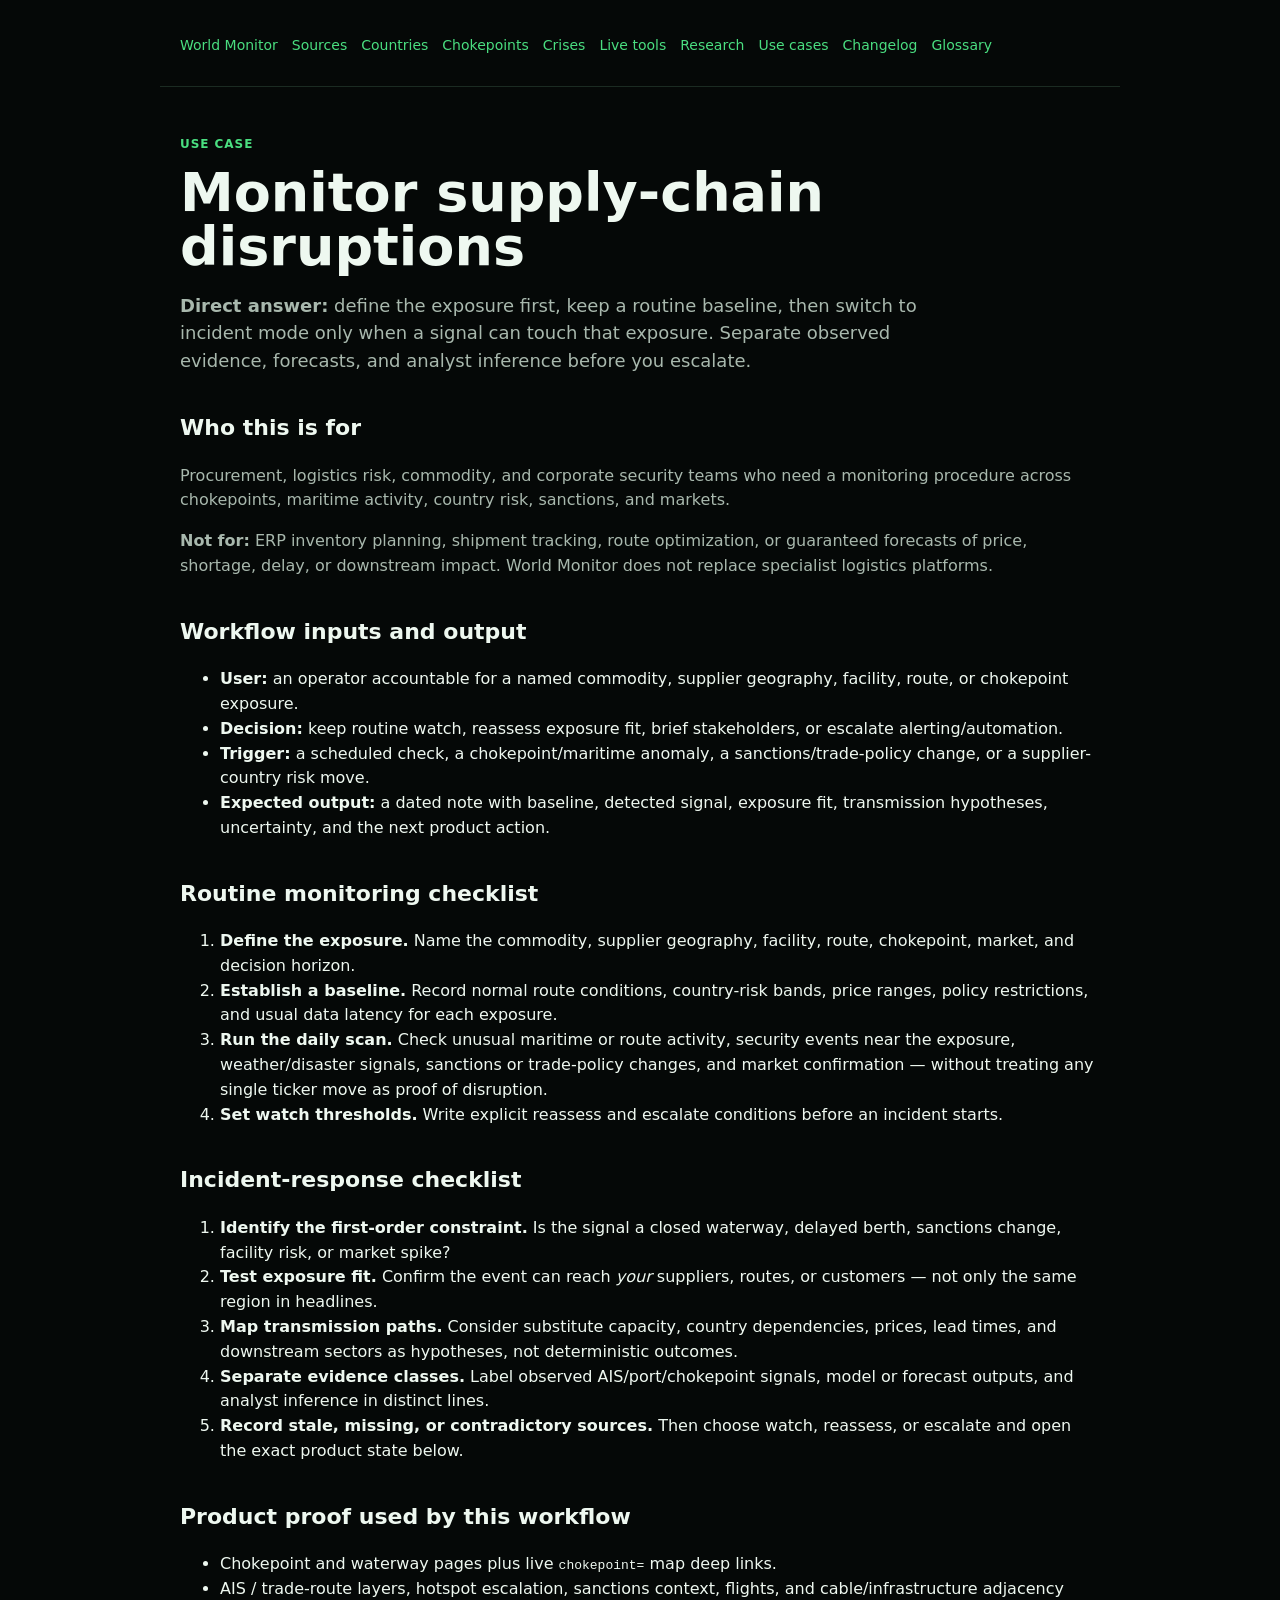
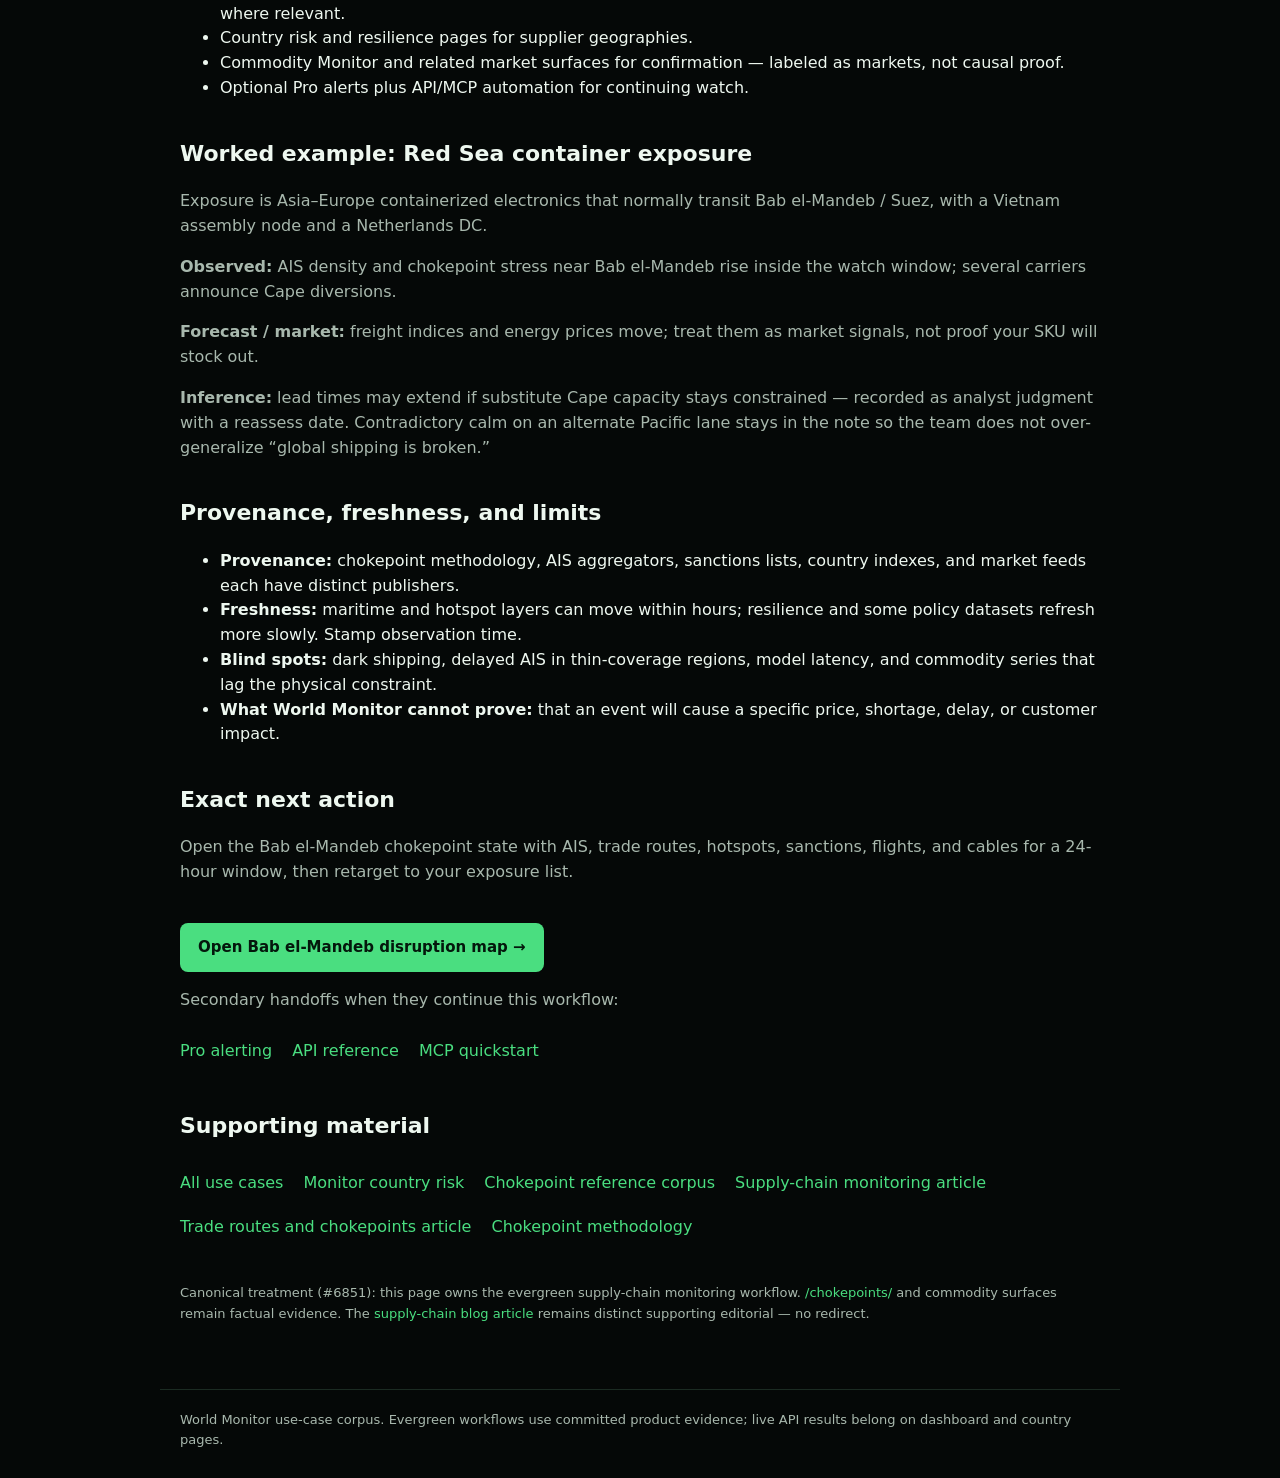
<file: public/use-cases/monitor-supply-chain-disruptions/index.html>
<!doctype html>
<html lang="en">
  <head>
    <meta charset="utf-8">
    <meta name="viewport" content="width=device-width, initial-scale=1">
    <title>Monitor Supply-Chain Disruptions | World Monitor Use Cases</title>
    <meta name="description" content="Monitor supply-chain disruption with World Monitor: define exposure, baseline routes, detect signals, test transmission paths, record uncertainty, then act.">
    <meta name="robots" content="index, follow">
    <link rel="canonical" href="https://www.worldmonitor.app/use-cases/monitor-supply-chain-disruptions/">
    <meta name="lastmod" content="2026-08-18">
    
    <meta property="og:type" content="article">
    <meta property="og:title" content="Monitor Supply-Chain Disruptions | World Monitor Use Cases">
    <meta property="og:description" content="Monitor supply-chain disruption with World Monitor: define exposure, baseline routes, detect signals, test transmission paths, record uncertainty, then act.">
    <meta property="og:url" content="https://www.worldmonitor.app/use-cases/monitor-supply-chain-disruptions/">
    <meta property="og:site_name" content="World Monitor">
    <meta property="og:image" content="https://www.worldmonitor.app/favico/og-image.png">
    <meta property="og:image:width" content="1200">
    <meta property="og:image:height" content="630">
    <meta property="og:image:alt" content="World Monitor — real-time global intelligence dashboard with live markets, geopolitical data, and infrastructure monitoring">
    <meta name="twitter:card" content="summary_large_image">
    <meta name="twitter:title" content="Monitor Supply-Chain Disruptions | World Monitor Use Cases">
    <meta name="twitter:description" content="Monitor supply-chain disruption with World Monitor: define exposure, baseline routes, detect signals, test transmission paths, record uncertainty, then act.">
    <meta name="twitter:image" content="https://www.worldmonitor.app/favico/og-image.png">
    <meta name="twitter:image:alt" content="World Monitor — real-time global intelligence dashboard with live markets, geopolitical data, and infrastructure monitoring">
    <meta name="twitter:site" content="@worldmonitorai">
    <script type="application/ld+json">{"@context":"https://schema.org","@type":"WebPage","name":"Monitor supply-chain disruptions","description":"Monitor supply-chain disruption with World Monitor: define exposure, baseline routes, detect signals, test transmission paths, record uncertainty, then act.","url":"https://www.worldmonitor.app/use-cases/monitor-supply-chain-disruptions/","inLanguage":"en-US","dateModified":"2026-08-18"}</script>
    <script type="application/ld+json">{"@context":"https://schema.org","@type":"BreadcrumbList","itemListElement":[{"@type":"ListItem","position":1,"name":"Home","item":"https://www.worldmonitor.app/"},{"@type":"ListItem","position":2,"name":"Use cases","item":"https://www.worldmonitor.app/use-cases/"},{"@type":"ListItem","position":3,"name":"Monitor supply-chain disruptions","item":"https://www.worldmonitor.app/use-cases/monitor-supply-chain-disruptions/"}]}</script>
    <style>
      :root { color-scheme: dark; --bg: #050807; --panel: #0c1210; --text: #eef8f0; --muted: #a8b8ad; --line: #1b2b22; --accent: #4ade80; }
      * { box-sizing: border-box; }
      body { margin: 0; background: var(--bg); color: var(--text); font-family: Inter, ui-sans-serif, system-ui, -apple-system, BlinkMacSystemFont, "Segoe UI", sans-serif; line-height: 1.55; }
      a { color: var(--accent); text-decoration: none; }
      a:hover { text-decoration: underline; }
      header, main, footer { max-width: 960px; margin: 0 auto; padding: 0 20px; }
      header { padding-top: 24px; padding-bottom: 18px; border-bottom: 1px solid var(--line); }
      nav { display: flex; gap: 4px 14px; flex-wrap: wrap; font-size: 14px; }
      nav a { display: inline-flex; align-items: center; min-height: 44px; }
      main { padding-top: 36px; padding-bottom: 52px; }
      h1 { font-size: clamp(32px, 5vw, 54px); line-height: 1; margin: 0 0 16px; letter-spacing: 0; }
      h2 { margin-top: 36px; font-size: 22px; }
      p { color: var(--muted); }
      .lede { font-size: 18px; max-width: 760px; }
      .grid { display: grid; grid-template-columns: repeat(auto-fit, minmax(220px, 1fr)); gap: 14px; margin-top: 24px; }
      .card, .metric { border: 1px solid var(--line); border-radius: 8px; padding: 16px; background: var(--panel); }
      .metric strong { display: block; font-size: 28px; color: var(--text); }
      .metric small { display: block; color: var(--accent); font-size: 12px; font-weight: 700; letter-spacing: 0.06em; text-transform: uppercase; }
      .eyebrow { color: var(--accent); text-transform: uppercase; letter-spacing: 0.08em; font-size: 12px; font-weight: 700; }
      .cta { display: inline-flex; align-items: center; gap: 8px; margin-top: 22px; padding: 13px 18px; border-radius: 8px; background: var(--accent); color: #04170c; font-weight: 700; font-size: 15px; }
      .cta:hover { text-decoration: none; filter: brightness(1.08); }
      .live-tool { margin-top: 28px; padding: 20px; border: 1px solid #28543a; border-radius: 12px; background: linear-gradient(145deg, #0e1712, #09100c); }
      .live-tool h2 { margin: 3px 0 0; }
      .live-tool .grid { margin-top: 18px; }
      .tool-head, .tool-meta { display: flex; align-items: center; justify-content: space-between; gap: 16px; flex-wrap: wrap; }
      .tool-note { max-width: 760px; margin-bottom: 0; }
      .tool-meta { margin-top: 16px; color: var(--muted); font-size: 13px; }
      .live-status { padding: 5px 9px; border: 1px solid var(--line); border-radius: 999px; color: var(--muted); font-size: 12px; font-weight: 700; }
      .live-tool[data-state="ready"] .live-status { border-color: #28543a; color: var(--accent); }
      .live-tool[data-state="partial"] .live-status { border-color: #7c6322; color: #fde68a; }
      .live-tool[data-state="error"] .live-status { border-color: #6f3b3b; color: #fca5a5; }
      .refresh { border: 1px solid var(--line); border-radius: 7px; padding: 12px 14px; background: #121d16; color: var(--text); cursor: pointer; font: inherit; }
      .refresh:hover:not(:disabled) { border-color: var(--accent); }
      .refresh:disabled { cursor: wait; opacity: 0.55; }
      .tool-controls { display: flex; align-items: end; gap: 12px; flex-wrap: wrap; margin-top: 18px; }
      .tool-controls label { display: grid; gap: 6px; color: var(--muted); font-size: 13px; }
      .tool-controls select { min-width: 240px; border: 1px solid var(--line); border-radius: 7px; padding: 12px 34px 12px 12px; background: #121d16; color: var(--text); font: inherit; }
      .result-list { list-style: none; padding: 0; margin: 16px 0 0; display: grid; gap: 8px; }
      .result-list li { border-left: 2px solid var(--line); padding: 8px 12px; color: var(--muted); font-size: 14px; }
      .split { display: grid; grid-template-columns: repeat(auto-fit, minmax(280px, 1fr)); gap: 14px; margin-top: 18px; }
      .split > section { border: 1px solid var(--line); border-radius: 8px; padding: 16px; background: var(--panel); }
      .split h3 { margin: 0; font-size: 18px; }
      .split .grid { grid-template-columns: repeat(2, minmax(0, 1fr)); }
      .split .metric strong { font-size: 22px; }
      .routes { list-style: none; padding: 0; margin: 20px 0 0; display: grid; gap: 8px; }
      .routes li { border: 1px solid var(--line); border-radius: 8px; padding: 11px 14px; background: var(--panel); color: var(--text); font-size: 14px; }
      .routes .vol { color: var(--muted); }
      .domains { grid-template-columns: repeat(auto-fit, minmax(280px, 1fr)); }
      .card.domain p { margin: 8px 0 12px; font-size: 14px; }
      .card.domain .providers { display: flex; flex-wrap: wrap; gap: 6px; }
      .card.domain .providers span { border: 1px solid var(--line); border-radius: 999px; padding: 3px 9px; color: var(--muted); font-size: 12px; }
      .card.domain:hover { border-color: var(--accent); text-decoration: none; }
      .related { list-style: none; padding: 0; margin: 12px 0 0; display: flex; flex-wrap: wrap; gap: 0 20px; }
      .related a { display: inline-flex; align-items: center; min-height: 44px; }
      .source { margin-top: 34px; font-size: 13px; color: var(--muted); }
      table { border-collapse: collapse; width: 100%; margin-top: 16px; font-size: 14px; }
      caption { caption-side: top; text-align: left; color: var(--muted); font-size: 13px; padding-bottom: 8px; }
      th, td { border: 1px solid var(--line); padding: 8px 12px; text-align: left; }
      th { color: var(--muted); font-weight: 600; background: var(--panel); }
      td data { color: var(--text); }
      figure { margin: 20px 0 0; padding: 16px; border: 1px solid var(--line); border-radius: 8px; background: var(--panel); }
      figcaption { margin-top: 10px; color: var(--muted); font-size: 13px; }
      blockquote { margin: 16px 0 0; padding: 12px 16px; border-left: 2px solid var(--accent); background: var(--panel); border-radius: 0 8px 8px 0; }
      blockquote p { margin: 0; color: var(--text); font-size: 14px; }
      footer { border-top: 1px solid var(--line); padding-top: 20px; padding-bottom: 28px; color: var(--muted); font-size: 13px; }

    </style>
  </head>
  <body>
    <header>
      <nav aria-label="Primary">
        <a href="/">World Monitor</a>
        <a href="/sources/">Sources</a>
        <a href="/countries/">Countries</a>
        <a href="/chokepoints/">Chokepoints</a>
        <a href="/crises/">Crises</a>
        <a href="/tools/">Live tools</a>
        <a href="/research/">Research</a>
        <a href="/use-cases/">Use cases</a>
        <a href="/reference/changelog/">Changelog</a>
        <a href="/blog/glossary/">Glossary</a>
      </nav>
    </header>
    <main>
      <p class="eyebrow">Use case</p>
      <h1>Monitor supply-chain disruptions</h1>
      <p class="lede"><strong>Direct answer:</strong> define the exposure first, keep a routine baseline, then switch to incident mode only when a signal can touch that exposure. Separate observed evidence, forecasts, and analyst inference before you escalate.</p>

      <h2>Who this is for</h2>
      <p>Procurement, logistics risk, commodity, and corporate security teams who need a monitoring procedure across chokepoints, maritime activity, country risk, sanctions, and markets.</p>
      <p><strong>Not for:</strong> ERP inventory planning, shipment tracking, route optimization, or guaranteed forecasts of price, shortage, delay, or downstream impact. World Monitor does not replace specialist logistics platforms.</p>

      <h2>Workflow inputs and output</h2>
      <ul>
        <li><strong>User:</strong> an operator accountable for a named commodity, supplier geography, facility, route, or chokepoint exposure.</li>
        <li><strong>Decision:</strong> keep routine watch, reassess exposure fit, brief stakeholders, or escalate alerting/automation.</li>
        <li><strong>Trigger:</strong> a scheduled check, a chokepoint/maritime anomaly, a sanctions/trade-policy change, or a supplier-country risk move.</li>
        <li><strong>Expected output:</strong> a dated note with baseline, detected signal, exposure fit, transmission hypotheses, uncertainty, and the next product action.</li>
      </ul>

      <h2>Routine monitoring checklist</h2>
      <ol>
        <li><strong>Define the exposure.</strong> Name the commodity, supplier geography, facility, route, chokepoint, market, and decision horizon.</li>
        <li><strong>Establish a baseline.</strong> Record normal route conditions, country-risk bands, price ranges, policy restrictions, and usual data latency for each exposure.</li>
        <li><strong>Run the daily scan.</strong> Check unusual maritime or route activity, security events near the exposure, weather/disaster signals, sanctions or trade-policy changes, and market confirmation — without treating any single ticker move as proof of disruption.</li>
        <li><strong>Set watch thresholds.</strong> Write explicit reassess and escalate conditions before an incident starts.</li>
      </ol>

      <h2>Incident-response checklist</h2>
      <ol>
        <li><strong>Identify the first-order constraint.</strong> Is the signal a closed waterway, delayed berth, sanctions change, facility risk, or market spike?</li>
        <li><strong>Test exposure fit.</strong> Confirm the event can reach <em>your</em> suppliers, routes, or customers — not only the same region in headlines.</li>
        <li><strong>Map transmission paths.</strong> Consider substitute capacity, country dependencies, prices, lead times, and downstream sectors as hypotheses, not deterministic outcomes.</li>
        <li><strong>Separate evidence classes.</strong> Label observed AIS/port/chokepoint signals, model or forecast outputs, and analyst inference in distinct lines.</li>
        <li><strong>Record stale, missing, or contradictory sources.</strong> Then choose watch, reassess, or escalate and open the exact product state below.</li>
      </ol>

      <h2>Product proof used by this workflow</h2>
      <ul>
        <li>Chokepoint and waterway pages plus live <code>chokepoint=</code> map deep links.</li>
        <li>AIS / trade-route layers, hotspot escalation, sanctions context, flights, and cable/infrastructure adjacency where relevant.</li>
        <li>Country risk and resilience pages for supplier geographies.</li>
        <li>Commodity Monitor and related market surfaces for confirmation — labeled as markets, not causal proof.</li>
        <li>Optional Pro alerts plus API/MCP automation for continuing watch.</li>
      </ul>

      <h2>Worked example: Red Sea container exposure</h2>
      <p>Exposure is Asia–Europe containerized electronics that normally transit Bab el-Mandeb / Suez, with a Vietnam assembly node and a Netherlands DC.</p>
      <p><strong>Observed:</strong> AIS density and chokepoint stress near Bab el-Mandeb rise inside the watch window; several carriers announce Cape diversions.</p>
      <p><strong>Forecast / market:</strong> freight indices and energy prices move; treat them as market signals, not proof your SKU will stock out.</p>
      <p><strong>Inference:</strong> lead times may extend if substitute Cape capacity stays constrained — recorded as analyst judgment with a reassess date. Contradictory calm on an alternate Pacific lane stays in the note so the team does not over-generalize “global shipping is broken.”</p>

      <h2>Provenance, freshness, and limits</h2>
      <ul>
        <li><strong>Provenance:</strong> chokepoint methodology, AIS aggregators, sanctions lists, country indexes, and market feeds each have distinct publishers.</li>
        <li><strong>Freshness:</strong> maritime and hotspot layers can move within hours; resilience and some policy datasets refresh more slowly. Stamp observation time.</li>
        <li><strong>Blind spots:</strong> dark shipping, delayed AIS in thin-coverage regions, model latency, and commodity series that lag the physical constraint.</li>
        <li><strong>What World Monitor cannot prove:</strong> that an event will cause a specific price, shortage, delay, or customer impact.</li>
      </ul>

      <h2>Exact next action</h2>
      <p>Open the Bab el-Mandeb chokepoint state with AIS, trade routes, hotspots, sanctions, flights, and cables for a 24-hour window, then retarget to your exposure list.</p>
      <p><a class="cta" data-use-case-handoff data-wm-content-link data-umami-event="use-case-product-cta-click" data-umami-event-source="worldmonitor-use-cases" data-umami-event-content-source="worldmonitor-use-cases" data-umami-event-medium="owned-content" data-umami-event-content-medium="owned-content" data-umami-event-campaign="monitor-supply-chain-disruptions" data-umami-event-content-campaign="monitor-supply-chain-disruptions" data-umami-event-destination="dashboard" data-umami-event-content-destination="dashboard" data-umami-event-placement="use-case-cta-dashboard" data-umami-event-content-placement="use-case-cta-dashboard" data-dashboard-link href="/dashboard?chokepoint=bab_el_mandeb&amp;layers=ais%2CtradeRoutes%2Chotspots%2Csanctions%2Cflights%2Ccables&amp;timeRange=24h&amp;wm_content_source=worldmonitor-use-cases&amp;wm_content_medium=owned-content&amp;wm_content_campaign=monitor-supply-chain-disruptions&amp;wm_content_destination=dashboard&amp;wm_content_placement=use-case-cta-dashboard&amp;utm_source=seo-use-case">Open Bab el-Mandeb disruption map →</a></p>
      <p>Secondary handoffs when they continue this workflow:</p>
      <ul class="related">
        <li><a data-use-case-handoff data-wm-content-link data-umami-event="use-case-product-cta-click" data-umami-event-source="worldmonitor-use-cases" data-umami-event-content-source="worldmonitor-use-cases" data-umami-event-medium="owned-content" data-umami-event-content-medium="owned-content" data-umami-event-campaign="monitor-supply-chain-disruptions" data-umami-event-content-campaign="monitor-supply-chain-disruptions" data-umami-event-destination="pro" data-umami-event-content-destination="pro" data-umami-event-placement="use-case-cta-pro" data-umami-event-content-placement="use-case-cta-pro" href="/pro?wm_content_source=worldmonitor-use-cases&amp;wm_content_medium=owned-content&amp;wm_content_campaign=monitor-supply-chain-disruptions&amp;wm_content_destination=pro&amp;wm_content_placement=use-case-cta-pro&amp;utm_source=seo-use-case">Pro alerting</a></li>
        <li><a data-use-case-handoff data-wm-content-link data-umami-event="use-case-product-cta-click" data-umami-event-source="worldmonitor-use-cases" data-umami-event-content-source="worldmonitor-use-cases" data-umami-event-medium="owned-content" data-umami-event-content-medium="owned-content" data-umami-event-campaign="monitor-supply-chain-disruptions" data-umami-event-content-campaign="monitor-supply-chain-disruptions" data-umami-event-destination="api" data-umami-event-content-destination="api" data-umami-event-placement="use-case-cta-api" data-umami-event-content-placement="use-case-cta-api" href="/docs/api-reference?wm_content_source=worldmonitor-use-cases&amp;wm_content_medium=owned-content&amp;wm_content_campaign=monitor-supply-chain-disruptions&amp;wm_content_destination=api&amp;wm_content_placement=use-case-cta-api&amp;utm_source=seo-use-case">API reference</a></li>
        <li><a data-use-case-handoff data-wm-content-link data-umami-event="use-case-product-cta-click" data-umami-event-source="worldmonitor-use-cases" data-umami-event-content-source="worldmonitor-use-cases" data-umami-event-medium="owned-content" data-umami-event-content-medium="owned-content" data-umami-event-campaign="monitor-supply-chain-disruptions" data-umami-event-content-campaign="monitor-supply-chain-disruptions" data-umami-event-destination="mcp" data-umami-event-content-destination="mcp" data-umami-event-placement="use-case-cta-mcp" data-umami-event-content-placement="use-case-cta-mcp" href="/docs/mcp-quickstart?wm_content_source=worldmonitor-use-cases&amp;wm_content_medium=owned-content&amp;wm_content_campaign=monitor-supply-chain-disruptions&amp;wm_content_destination=mcp&amp;wm_content_placement=use-case-cta-mcp&amp;utm_source=seo-use-case">MCP quickstart</a></li>
      </ul>

      <h2>Supporting material</h2>
      <ul class="related">
        <li><a href="/use-cases/">All use cases</a></li>
        <li><a href="/use-cases/monitor-country-risk/">Monitor country risk</a></li>
        <li><a href="/chokepoints/">Chokepoint reference corpus</a></li>
        <li><a href="/blog/posts/monitor-global-supply-chains-and-commodity-disruptions/">Supply-chain monitoring article</a></li>
        <li><a href="/blog/posts/tracking-global-trade-routes-chokepoints-freight-costs/">Trade routes and chokepoints article</a></li>
        <li><a href="/docs/methodology/chokepoints">Chokepoint methodology</a></li>
      </ul>
      <p class="source">Canonical treatment (#6851): this page owns the evergreen supply-chain monitoring workflow. <a href="/chokepoints/">/chokepoints/</a> and commodity surfaces remain factual evidence. The <a href="/blog/posts/monitor-global-supply-chains-and-commodity-disruptions/">supply-chain blog article</a> remains distinct supporting editorial — no redirect.</p>
    </main>
    <footer><script async defer src="https://abacus.worldmonitor.app/script.js" data-website-id="e8800335-16bc-4241-a133-0eb28c07c832" data-domains="worldmonitor.app,www.worldmonitor.app,happy.worldmonitor.app" nonce="wm-static-bootstrap"></script>World Monitor use-case corpus. Evergreen workflows use committed product evidence; live API results belong on dashboard and country pages.</footer>
    
    <script nonce="wm-static-bootstrap">(() => {
  const PARAMS = ['utm_source', 'utm_medium', 'utm_campaign', 'utm_term', 'utm_content'];
  const rewrite = (anchor) => {
    try {
      const url = new URL(anchor.getAttribute('href'), window.location.origin);
      const incoming = new URLSearchParams(window.location.search);
      for (const name of PARAMS) {
        if (url.searchParams.has(name)) continue;
        const value = incoming.get(name);
        if (value !== null) url.searchParams.set(name, value.slice(0, 100));
      }
      anchor.setAttribute('href', url.pathname + url.search + url.hash);
    } catch (_) { /* keep the build-time href */ }
  };
  document.querySelectorAll('[data-use-case-handoff]').forEach(rewrite);
})();</script>
  </body>
</html>
</file>
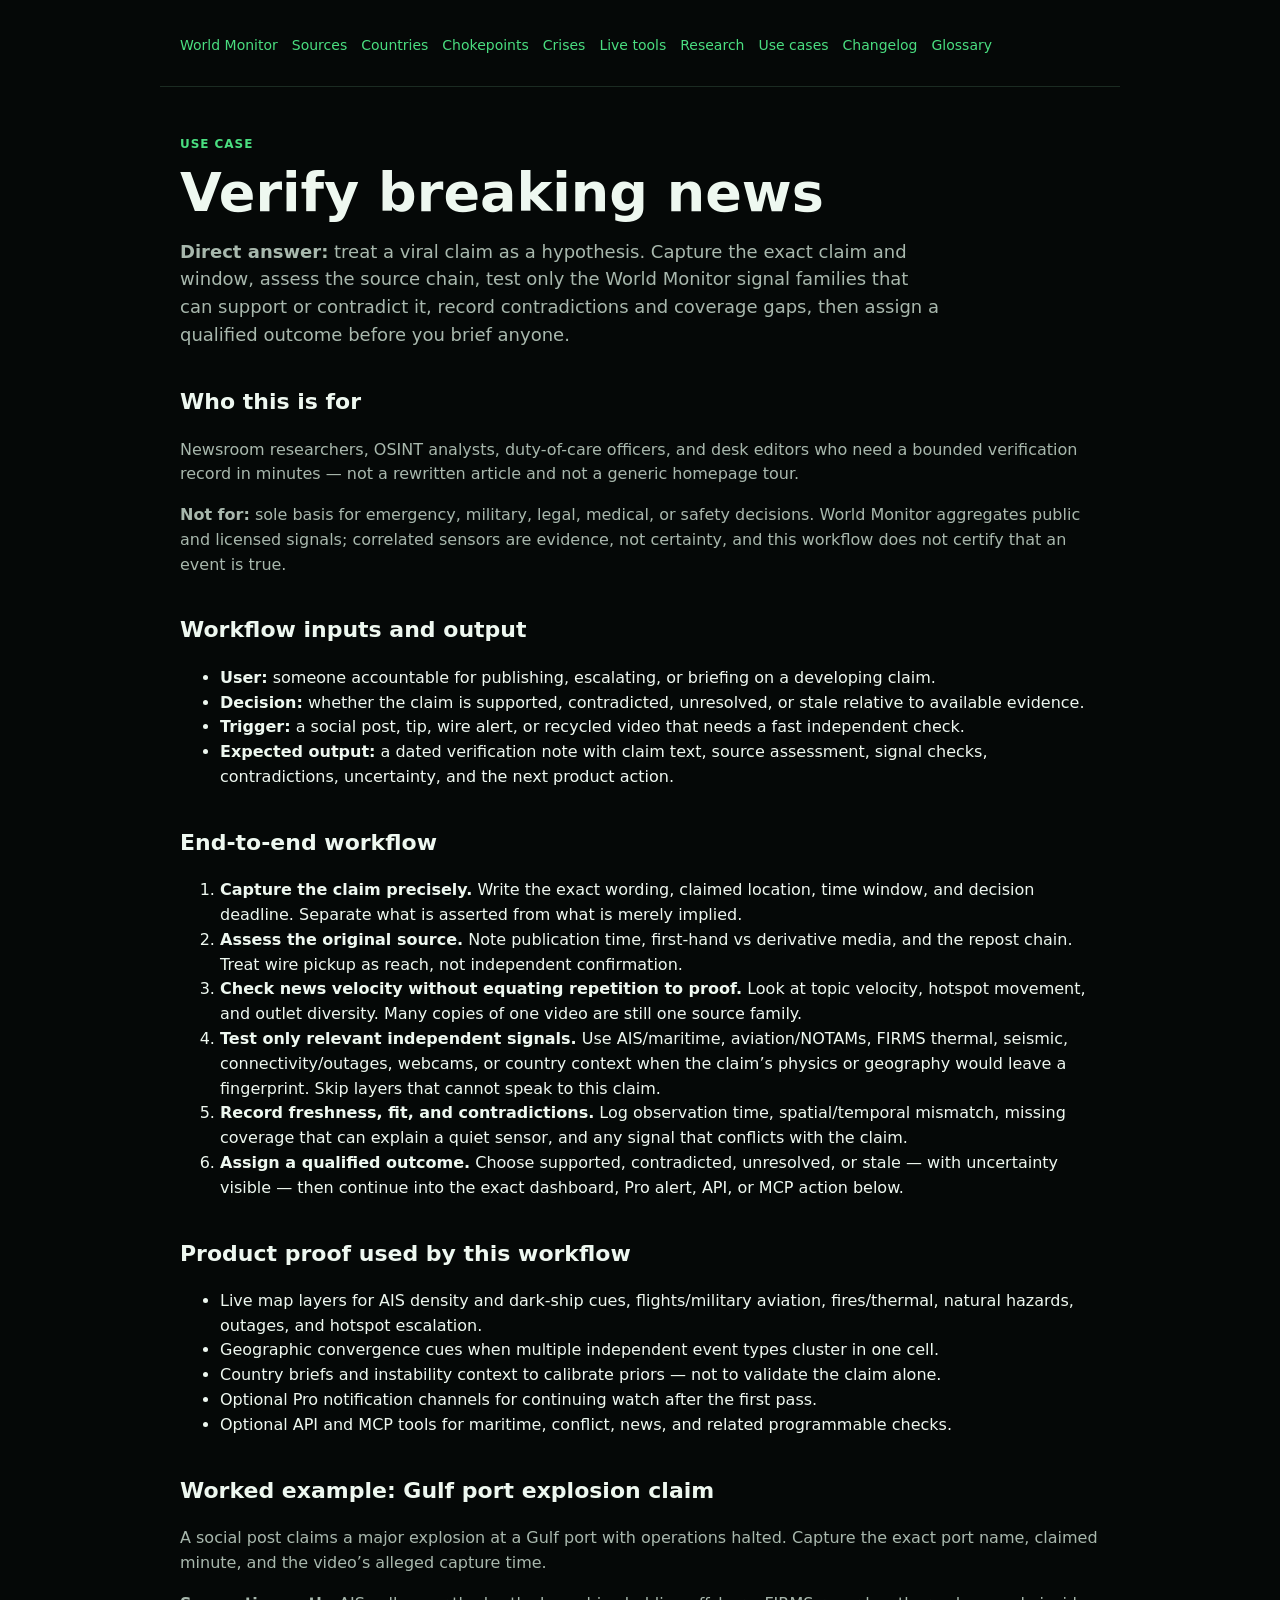
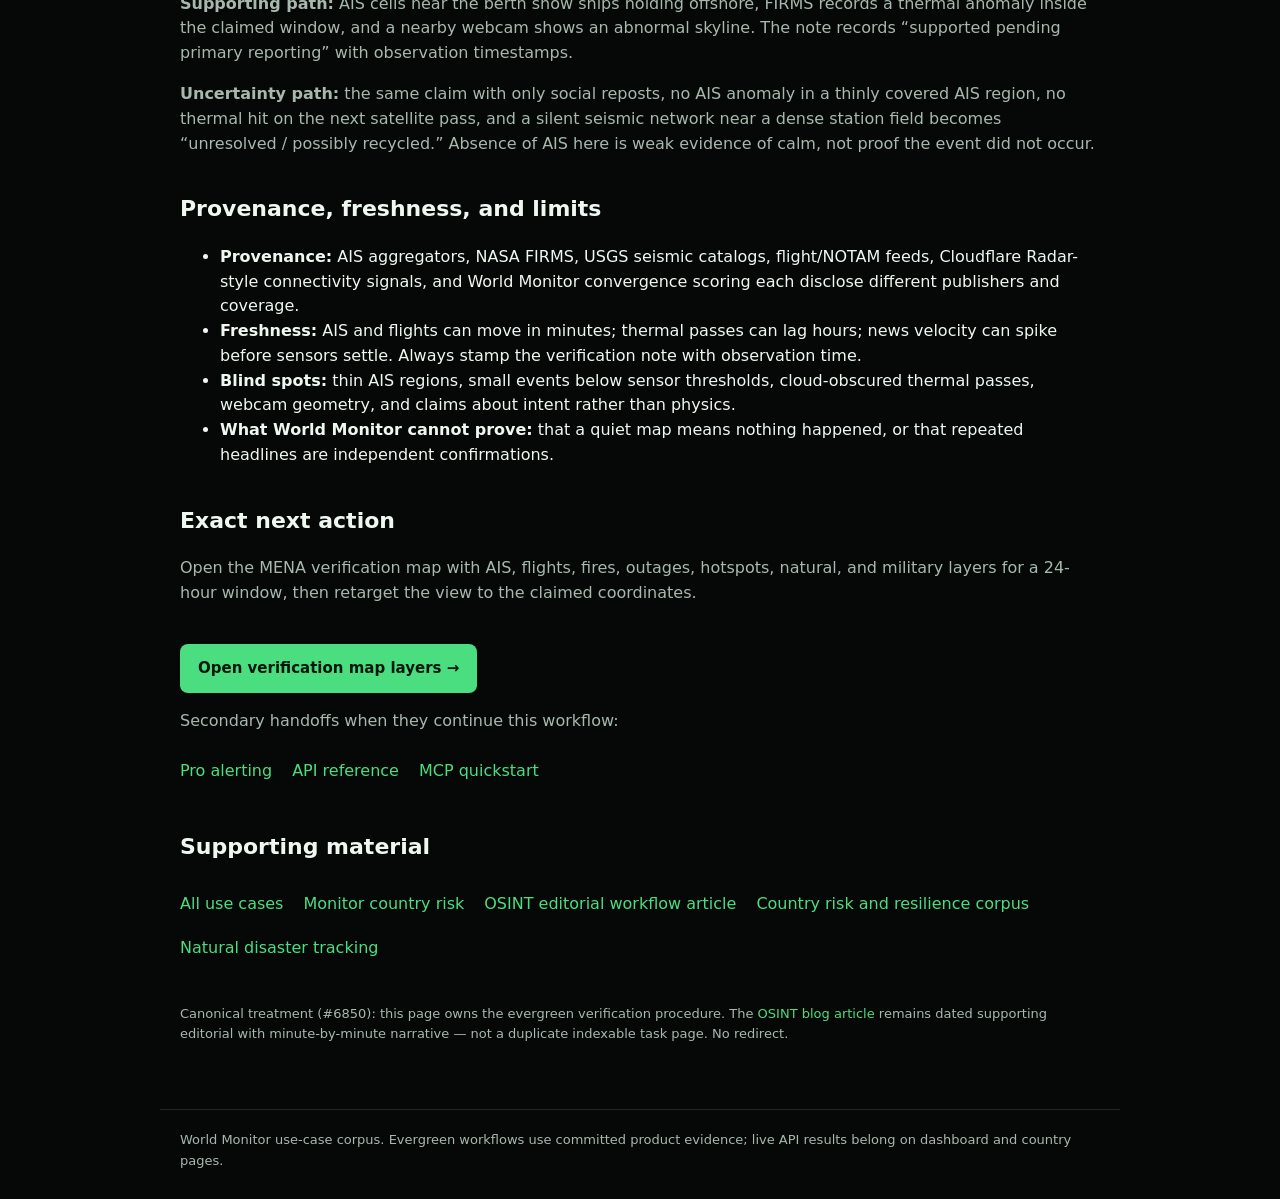
<file: public/use-cases/verify-breaking-news/index.html>
<!doctype html>
<html lang="en">
  <head>
    <meta charset="utf-8">
    <meta name="viewport" content="width=device-width, initial-scale=1">
    <title>Verify Breaking News | World Monitor Use Cases</title>
    <meta name="description" content="Verify a breaking claim with World Monitor: capture it, assess sources, check independent signals, record contradictions, then take a qualified next action.">
    <meta name="robots" content="index, follow">
    <link rel="canonical" href="https://www.worldmonitor.app/use-cases/verify-breaking-news/">
    <meta name="lastmod" content="2026-08-18">
    
    <meta property="og:type" content="article">
    <meta property="og:title" content="Verify Breaking News | World Monitor Use Cases">
    <meta property="og:description" content="Verify a breaking claim with World Monitor: capture it, assess sources, check independent signals, record contradictions, then take a qualified next action.">
    <meta property="og:url" content="https://www.worldmonitor.app/use-cases/verify-breaking-news/">
    <meta property="og:site_name" content="World Monitor">
    <meta property="og:image" content="https://www.worldmonitor.app/favico/og-image.png">
    <meta property="og:image:width" content="1200">
    <meta property="og:image:height" content="630">
    <meta property="og:image:alt" content="World Monitor — real-time global intelligence dashboard with live markets, geopolitical data, and infrastructure monitoring">
    <meta name="twitter:card" content="summary_large_image">
    <meta name="twitter:title" content="Verify Breaking News | World Monitor Use Cases">
    <meta name="twitter:description" content="Verify a breaking claim with World Monitor: capture it, assess sources, check independent signals, record contradictions, then take a qualified next action.">
    <meta name="twitter:image" content="https://www.worldmonitor.app/favico/og-image.png">
    <meta name="twitter:image:alt" content="World Monitor — real-time global intelligence dashboard with live markets, geopolitical data, and infrastructure monitoring">
    <meta name="twitter:site" content="@worldmonitorai">
    <script type="application/ld+json">{"@context":"https://schema.org","@type":"WebPage","name":"Verify breaking news","description":"Verify a breaking claim with World Monitor: capture it, assess sources, check independent signals, record contradictions, then take a qualified next action.","url":"https://www.worldmonitor.app/use-cases/verify-breaking-news/","inLanguage":"en-US","dateModified":"2026-08-18"}</script>
    <script type="application/ld+json">{"@context":"https://schema.org","@type":"BreadcrumbList","itemListElement":[{"@type":"ListItem","position":1,"name":"Home","item":"https://www.worldmonitor.app/"},{"@type":"ListItem","position":2,"name":"Use cases","item":"https://www.worldmonitor.app/use-cases/"},{"@type":"ListItem","position":3,"name":"Verify breaking news","item":"https://www.worldmonitor.app/use-cases/verify-breaking-news/"}]}</script>
    <style>
      :root { color-scheme: dark; --bg: #050807; --panel: #0c1210; --text: #eef8f0; --muted: #a8b8ad; --line: #1b2b22; --accent: #4ade80; }
      * { box-sizing: border-box; }
      body { margin: 0; background: var(--bg); color: var(--text); font-family: Inter, ui-sans-serif, system-ui, -apple-system, BlinkMacSystemFont, "Segoe UI", sans-serif; line-height: 1.55; }
      a { color: var(--accent); text-decoration: none; }
      a:hover { text-decoration: underline; }
      header, main, footer { max-width: 960px; margin: 0 auto; padding: 0 20px; }
      header { padding-top: 24px; padding-bottom: 18px; border-bottom: 1px solid var(--line); }
      nav { display: flex; gap: 4px 14px; flex-wrap: wrap; font-size: 14px; }
      nav a { display: inline-flex; align-items: center; min-height: 44px; }
      main { padding-top: 36px; padding-bottom: 52px; }
      h1 { font-size: clamp(32px, 5vw, 54px); line-height: 1; margin: 0 0 16px; letter-spacing: 0; }
      h2 { margin-top: 36px; font-size: 22px; }
      p { color: var(--muted); }
      .lede { font-size: 18px; max-width: 760px; }
      .grid { display: grid; grid-template-columns: repeat(auto-fit, minmax(220px, 1fr)); gap: 14px; margin-top: 24px; }
      .card, .metric { border: 1px solid var(--line); border-radius: 8px; padding: 16px; background: var(--panel); }
      .metric strong { display: block; font-size: 28px; color: var(--text); }
      .metric small { display: block; color: var(--accent); font-size: 12px; font-weight: 700; letter-spacing: 0.06em; text-transform: uppercase; }
      .eyebrow { color: var(--accent); text-transform: uppercase; letter-spacing: 0.08em; font-size: 12px; font-weight: 700; }
      .cta { display: inline-flex; align-items: center; gap: 8px; margin-top: 22px; padding: 13px 18px; border-radius: 8px; background: var(--accent); color: #04170c; font-weight: 700; font-size: 15px; }
      .cta:hover { text-decoration: none; filter: brightness(1.08); }
      .live-tool { margin-top: 28px; padding: 20px; border: 1px solid #28543a; border-radius: 12px; background: linear-gradient(145deg, #0e1712, #09100c); }
      .live-tool h2 { margin: 3px 0 0; }
      .live-tool .grid { margin-top: 18px; }
      .tool-head, .tool-meta { display: flex; align-items: center; justify-content: space-between; gap: 16px; flex-wrap: wrap; }
      .tool-note { max-width: 760px; margin-bottom: 0; }
      .tool-meta { margin-top: 16px; color: var(--muted); font-size: 13px; }
      .live-status { padding: 5px 9px; border: 1px solid var(--line); border-radius: 999px; color: var(--muted); font-size: 12px; font-weight: 700; }
      .live-tool[data-state="ready"] .live-status { border-color: #28543a; color: var(--accent); }
      .live-tool[data-state="partial"] .live-status { border-color: #7c6322; color: #fde68a; }
      .live-tool[data-state="error"] .live-status { border-color: #6f3b3b; color: #fca5a5; }
      .refresh { border: 1px solid var(--line); border-radius: 7px; padding: 12px 14px; background: #121d16; color: var(--text); cursor: pointer; font: inherit; }
      .refresh:hover:not(:disabled) { border-color: var(--accent); }
      .refresh:disabled { cursor: wait; opacity: 0.55; }
      .tool-controls { display: flex; align-items: end; gap: 12px; flex-wrap: wrap; margin-top: 18px; }
      .tool-controls label { display: grid; gap: 6px; color: var(--muted); font-size: 13px; }
      .tool-controls select { min-width: 240px; border: 1px solid var(--line); border-radius: 7px; padding: 12px 34px 12px 12px; background: #121d16; color: var(--text); font: inherit; }
      .result-list { list-style: none; padding: 0; margin: 16px 0 0; display: grid; gap: 8px; }
      .result-list li { border-left: 2px solid var(--line); padding: 8px 12px; color: var(--muted); font-size: 14px; }
      .split { display: grid; grid-template-columns: repeat(auto-fit, minmax(280px, 1fr)); gap: 14px; margin-top: 18px; }
      .split > section { border: 1px solid var(--line); border-radius: 8px; padding: 16px; background: var(--panel); }
      .split h3 { margin: 0; font-size: 18px; }
      .split .grid { grid-template-columns: repeat(2, minmax(0, 1fr)); }
      .split .metric strong { font-size: 22px; }
      .routes { list-style: none; padding: 0; margin: 20px 0 0; display: grid; gap: 8px; }
      .routes li { border: 1px solid var(--line); border-radius: 8px; padding: 11px 14px; background: var(--panel); color: var(--text); font-size: 14px; }
      .routes .vol { color: var(--muted); }
      .domains { grid-template-columns: repeat(auto-fit, minmax(280px, 1fr)); }
      .card.domain p { margin: 8px 0 12px; font-size: 14px; }
      .card.domain .providers { display: flex; flex-wrap: wrap; gap: 6px; }
      .card.domain .providers span { border: 1px solid var(--line); border-radius: 999px; padding: 3px 9px; color: var(--muted); font-size: 12px; }
      .card.domain:hover { border-color: var(--accent); text-decoration: none; }
      .related { list-style: none; padding: 0; margin: 12px 0 0; display: flex; flex-wrap: wrap; gap: 0 20px; }
      .related a { display: inline-flex; align-items: center; min-height: 44px; }
      .source { margin-top: 34px; font-size: 13px; color: var(--muted); }
      table { border-collapse: collapse; width: 100%; margin-top: 16px; font-size: 14px; }
      caption { caption-side: top; text-align: left; color: var(--muted); font-size: 13px; padding-bottom: 8px; }
      th, td { border: 1px solid var(--line); padding: 8px 12px; text-align: left; }
      th { color: var(--muted); font-weight: 600; background: var(--panel); }
      td data { color: var(--text); }
      figure { margin: 20px 0 0; padding: 16px; border: 1px solid var(--line); border-radius: 8px; background: var(--panel); }
      figcaption { margin-top: 10px; color: var(--muted); font-size: 13px; }
      blockquote { margin: 16px 0 0; padding: 12px 16px; border-left: 2px solid var(--accent); background: var(--panel); border-radius: 0 8px 8px 0; }
      blockquote p { margin: 0; color: var(--text); font-size: 14px; }
      footer { border-top: 1px solid var(--line); padding-top: 20px; padding-bottom: 28px; color: var(--muted); font-size: 13px; }

    </style>
  </head>
  <body>
    <header>
      <nav aria-label="Primary">
        <a href="/">World Monitor</a>
        <a href="/sources/">Sources</a>
        <a href="/countries/">Countries</a>
        <a href="/chokepoints/">Chokepoints</a>
        <a href="/crises/">Crises</a>
        <a href="/tools/">Live tools</a>
        <a href="/research/">Research</a>
        <a href="/use-cases/">Use cases</a>
        <a href="/reference/changelog/">Changelog</a>
        <a href="/blog/glossary/">Glossary</a>
      </nav>
    </header>
    <main>
      <p class="eyebrow">Use case</p>
      <h1>Verify breaking news</h1>
      <p class="lede"><strong>Direct answer:</strong> treat a viral claim as a hypothesis. Capture the exact claim and window, assess the source chain, test only the World Monitor signal families that can support or contradict it, record contradictions and coverage gaps, then assign a qualified outcome before you brief anyone.</p>

      <h2>Who this is for</h2>
      <p>Newsroom researchers, OSINT analysts, duty-of-care officers, and desk editors who need a bounded verification record in minutes — not a rewritten article and not a generic homepage tour.</p>
      <p><strong>Not for:</strong> sole basis for emergency, military, legal, medical, or safety decisions. World Monitor aggregates public and licensed signals; correlated sensors are evidence, not certainty, and this workflow does not certify that an event is true.</p>

      <h2>Workflow inputs and output</h2>
      <ul>
        <li><strong>User:</strong> someone accountable for publishing, escalating, or briefing on a developing claim.</li>
        <li><strong>Decision:</strong> whether the claim is supported, contradicted, unresolved, or stale relative to available evidence.</li>
        <li><strong>Trigger:</strong> a social post, tip, wire alert, or recycled video that needs a fast independent check.</li>
        <li><strong>Expected output:</strong> a dated verification note with claim text, source assessment, signal checks, contradictions, uncertainty, and the next product action.</li>
      </ul>

      <h2>End-to-end workflow</h2>
      <ol>
        <li><strong>Capture the claim precisely.</strong> Write the exact wording, claimed location, time window, and decision deadline. Separate what is asserted from what is merely implied.</li>
        <li><strong>Assess the original source.</strong> Note publication time, first-hand vs derivative media, and the repost chain. Treat wire pickup as reach, not independent confirmation.</li>
        <li><strong>Check news velocity without equating repetition to proof.</strong> Look at topic velocity, hotspot movement, and outlet diversity. Many copies of one video are still one source family.</li>
        <li><strong>Test only relevant independent signals.</strong> Use AIS/maritime, aviation/NOTAMs, FIRMS thermal, seismic, connectivity/outages, webcams, or country context when the claim’s physics or geography would leave a fingerprint. Skip layers that cannot speak to this claim.</li>
        <li><strong>Record freshness, fit, and contradictions.</strong> Log observation time, spatial/temporal mismatch, missing coverage that can explain a quiet sensor, and any signal that conflicts with the claim.</li>
        <li><strong>Assign a qualified outcome.</strong> Choose supported, contradicted, unresolved, or stale — with uncertainty visible — then continue into the exact dashboard, Pro alert, API, or MCP action below.</li>
      </ol>

      <h2>Product proof used by this workflow</h2>
      <ul>
        <li>Live map layers for AIS density and dark-ship cues, flights/military aviation, fires/thermal, natural hazards, outages, and hotspot escalation.</li>
        <li>Geographic convergence cues when multiple independent event types cluster in one cell.</li>
        <li>Country briefs and instability context to calibrate priors — not to validate the claim alone.</li>
        <li>Optional Pro notification channels for continuing watch after the first pass.</li>
        <li>Optional API and MCP tools for maritime, conflict, news, and related programmable checks.</li>
      </ul>

      <h2>Worked example: Gulf port explosion claim</h2>
      <p>A social post claims a major explosion at a Gulf port with operations halted. Capture the exact port name, claimed minute, and the video’s alleged capture time.</p>
      <p><strong>Supporting path:</strong> AIS cells near the berth show ships holding offshore, FIRMS records a thermal anomaly inside the claimed window, and a nearby webcam shows an abnormal skyline. The note records “supported pending primary reporting” with observation timestamps.</p>
      <p><strong>Uncertainty path:</strong> the same claim with only social reposts, no AIS anomaly in a thinly covered AIS region, no thermal hit on the next satellite pass, and a silent seismic network near a dense station field becomes “unresolved / possibly recycled.” Absence of AIS here is weak evidence of calm, not proof the event did not occur.</p>

      <h2>Provenance, freshness, and limits</h2>
      <ul>
        <li><strong>Provenance:</strong> AIS aggregators, NASA FIRMS, USGS seismic catalogs, flight/NOTAM feeds, Cloudflare Radar-style connectivity signals, and World Monitor convergence scoring each disclose different publishers and coverage.</li>
        <li><strong>Freshness:</strong> AIS and flights can move in minutes; thermal passes can lag hours; news velocity can spike before sensors settle. Always stamp the verification note with observation time.</li>
        <li><strong>Blind spots:</strong> thin AIS regions, small events below sensor thresholds, cloud-obscured thermal passes, webcam geometry, and claims about intent rather than physics.</li>
        <li><strong>What World Monitor cannot prove:</strong> that a quiet map means nothing happened, or that repeated headlines are independent confirmations.</li>
      </ul>

      <h2>Exact next action</h2>
      <p>Open the MENA verification map with AIS, flights, fires, outages, hotspots, natural, and military layers for a 24-hour window, then retarget the view to the claimed coordinates.</p>
      <p><a class="cta" data-use-case-handoff data-wm-content-link data-umami-event="use-case-product-cta-click" data-umami-event-source="worldmonitor-use-cases" data-umami-event-content-source="worldmonitor-use-cases" data-umami-event-medium="owned-content" data-umami-event-content-medium="owned-content" data-umami-event-campaign="verify-breaking-news" data-umami-event-content-campaign="verify-breaking-news" data-umami-event-destination="dashboard" data-umami-event-content-destination="dashboard" data-umami-event-placement="use-case-cta-dashboard" data-umami-event-content-placement="use-case-cta-dashboard" data-dashboard-link href="/dashboard?view=mena&amp;layers=ais%2Cflights%2Cfires%2Coutages%2Chotspots%2Cnatural%2Cmilitary&amp;timeRange=24h&amp;wm_content_source=worldmonitor-use-cases&amp;wm_content_medium=owned-content&amp;wm_content_campaign=verify-breaking-news&amp;wm_content_destination=dashboard&amp;wm_content_placement=use-case-cta-dashboard&amp;utm_source=seo-use-case">Open verification map layers →</a></p>
      <p>Secondary handoffs when they continue this workflow:</p>
      <ul class="related">
        <li><a data-use-case-handoff data-wm-content-link data-umami-event="use-case-product-cta-click" data-umami-event-source="worldmonitor-use-cases" data-umami-event-content-source="worldmonitor-use-cases" data-umami-event-medium="owned-content" data-umami-event-content-medium="owned-content" data-umami-event-campaign="verify-breaking-news" data-umami-event-content-campaign="verify-breaking-news" data-umami-event-destination="pro" data-umami-event-content-destination="pro" data-umami-event-placement="use-case-cta-pro" data-umami-event-content-placement="use-case-cta-pro" href="/pro?wm_content_source=worldmonitor-use-cases&amp;wm_content_medium=owned-content&amp;wm_content_campaign=verify-breaking-news&amp;wm_content_destination=pro&amp;wm_content_placement=use-case-cta-pro&amp;utm_source=seo-use-case">Pro alerting</a></li>
        <li><a data-use-case-handoff data-wm-content-link data-umami-event="use-case-product-cta-click" data-umami-event-source="worldmonitor-use-cases" data-umami-event-content-source="worldmonitor-use-cases" data-umami-event-medium="owned-content" data-umami-event-content-medium="owned-content" data-umami-event-campaign="verify-breaking-news" data-umami-event-content-campaign="verify-breaking-news" data-umami-event-destination="api" data-umami-event-content-destination="api" data-umami-event-placement="use-case-cta-api" data-umami-event-content-placement="use-case-cta-api" href="/docs/api-reference?wm_content_source=worldmonitor-use-cases&amp;wm_content_medium=owned-content&amp;wm_content_campaign=verify-breaking-news&amp;wm_content_destination=api&amp;wm_content_placement=use-case-cta-api&amp;utm_source=seo-use-case">API reference</a></li>
        <li><a data-use-case-handoff data-wm-content-link data-umami-event="use-case-product-cta-click" data-umami-event-source="worldmonitor-use-cases" data-umami-event-content-source="worldmonitor-use-cases" data-umami-event-medium="owned-content" data-umami-event-content-medium="owned-content" data-umami-event-campaign="verify-breaking-news" data-umami-event-content-campaign="verify-breaking-news" data-umami-event-destination="mcp" data-umami-event-content-destination="mcp" data-umami-event-placement="use-case-cta-mcp" data-umami-event-content-placement="use-case-cta-mcp" href="/docs/mcp-quickstart?wm_content_source=worldmonitor-use-cases&amp;wm_content_medium=owned-content&amp;wm_content_campaign=verify-breaking-news&amp;wm_content_destination=mcp&amp;wm_content_placement=use-case-cta-mcp&amp;utm_source=seo-use-case">MCP quickstart</a></li>
      </ul>

      <h2>Supporting material</h2>
      <ul class="related">
        <li><a href="/use-cases/">All use cases</a></li>
        <li><a href="/use-cases/monitor-country-risk/">Monitor country risk</a></li>
        <li><a href="/blog/posts/verify-breaking-news-osint-workflow-journalists/">OSINT editorial workflow article</a></li>
        <li><a href="/countries/">Country risk and resilience corpus</a></li>
        <li><a href="/docs/natural-disasters">Natural disaster tracking</a></li>
      </ul>
      <p class="source">Canonical treatment (#6850): this page owns the evergreen verification procedure. The <a href="/blog/posts/verify-breaking-news-osint-workflow-journalists/">OSINT blog article</a> remains dated supporting editorial with minute-by-minute narrative — not a duplicate indexable task page. No redirect.</p>
    </main>
    <footer><script async defer src="https://abacus.worldmonitor.app/script.js" data-website-id="e8800335-16bc-4241-a133-0eb28c07c832" data-domains="worldmonitor.app,www.worldmonitor.app,happy.worldmonitor.app" nonce="wm-static-bootstrap"></script>World Monitor use-case corpus. Evergreen workflows use committed product evidence; live API results belong on dashboard and country pages.</footer>
    
    <script nonce="wm-static-bootstrap">(() => {
  const PARAMS = ['utm_source', 'utm_medium', 'utm_campaign', 'utm_term', 'utm_content'];
  const rewrite = (anchor) => {
    try {
      const url = new URL(anchor.getAttribute('href'), window.location.origin);
      const incoming = new URLSearchParams(window.location.search);
      for (const name of PARAMS) {
        if (url.searchParams.has(name)) continue;
        const value = incoming.get(name);
        if (value !== null) url.searchParams.set(name, value.slice(0, 100));
      }
      anchor.setAttribute('href', url.pathname + url.search + url.hash);
    } catch (_) { /* keep the build-time href */ }
  };
  document.querySelectorAll('[data-use-case-handoff]').forEach(rewrite);
})();</script>
  </body>
</html>
</file>
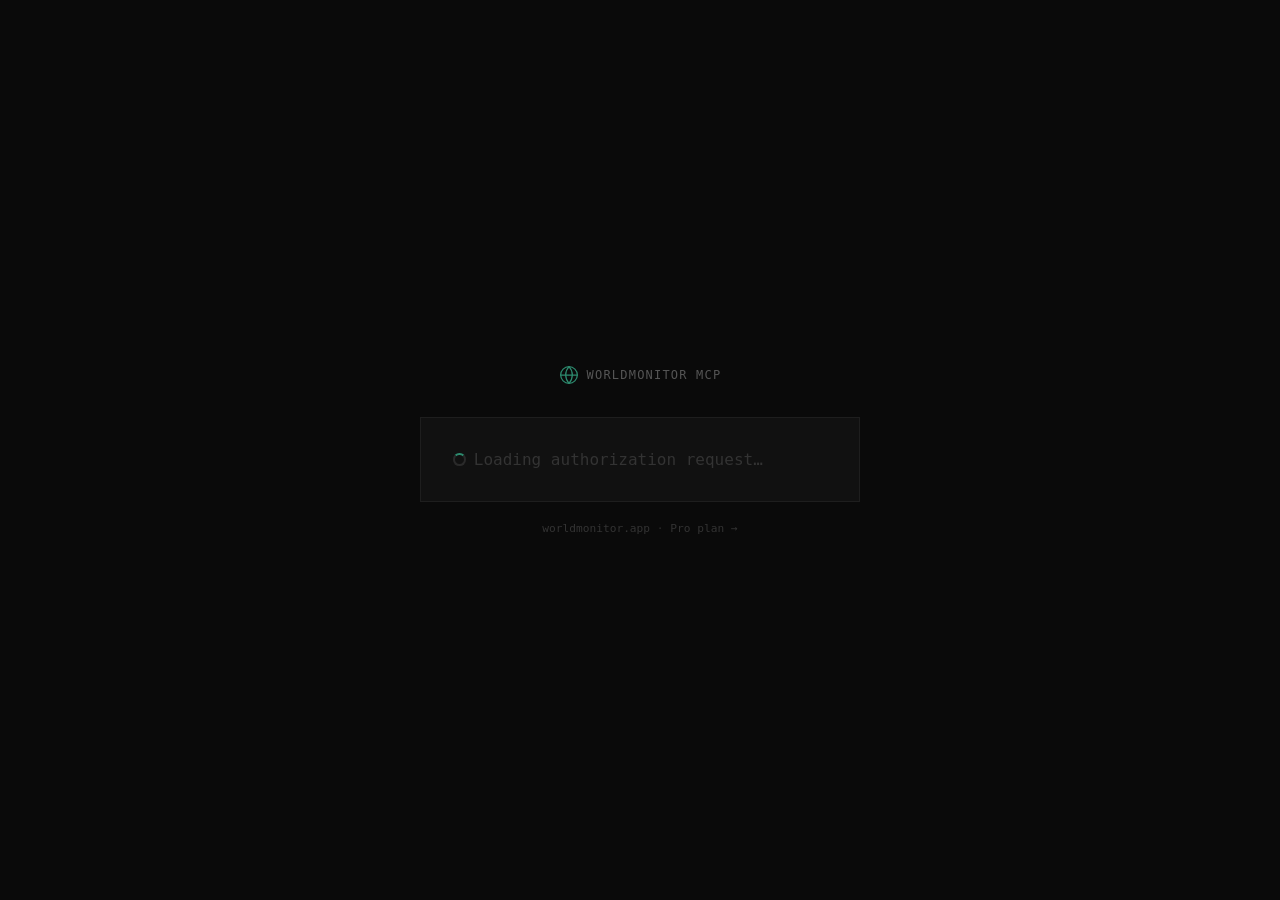
<file: mcp-grant.html>
<!doctype html>
<html lang="en">
  <head>
    <meta charset="UTF-8" />
    <meta name="viewport" content="width=device-width, initial-scale=1.0" />
    <meta name="robots" content="noindex, nofollow" />
    <title>Authorize MCP — WorldMonitor</title>
    <style>
      *{box-sizing:border-box;margin:0;padding:0}
      body{font-family:ui-monospace,'SF Mono','Cascadia Code','JetBrains Mono',monospace;background:#0a0a0a;color:#e8e8e8;min-height:100vh;display:flex;flex-direction:column;align-items:center;justify-content:center;padding:1.5rem}
      .wm-logo{display:flex;align-items:center;gap:.5rem;margin-bottom:2rem;text-decoration:none}
      .wm-logo svg{color:#2d8a6e}
      .wm-logo-text{font-size:.75rem;color:#555;letter-spacing:.1em;text-transform:uppercase}
      .card{width:100%;max-width:440px;background:#111;border:1px solid #1e1e1e;padding:2rem}
      .client-hd{margin-bottom:1.25rem}
      .client-name{font-size:1rem;color:#fff;font-weight:600;margin-bottom:.25rem}
      .client-host{font-size:.75rem;color:#444}
      hr{border:none;border-top:1px solid #1e1e1e;margin:1.25rem 0}
      .scope-label{font-size:.65rem;text-transform:uppercase;letter-spacing:.1em;color:#444;margin-bottom:.6rem}
      .scope-list{list-style:none}
      .scope-list li{font-size:.8rem;color:#666;padding:.2rem 0;display:flex;align-items:flex-start;gap:.5rem}
      .scope-list li::before{content:'→';color:#2d8a6e;flex-shrink:0;margin-top:.05em}
      button{width:100%;margin-top:1.25rem;padding:.75rem;background:#2d8a6e;color:#fff;border:none;font-family:inherit;font-size:.9rem;cursor:pointer;font-weight:500;letter-spacing:.02em;border-radius:0}
      button:hover{background:#246d57}
      button:disabled{opacity:.5;cursor:default}
      .error{color:#ef4444;font-size:.8rem;margin:.5rem 0 0;line-height:1.5}
      .footer{font-size:.7rem;color:#2a2a2a;text-align:center;margin-top:1.25rem}
      .footer a{color:#333;text-decoration:none}
      .footer a:hover{color:#555}
      .placeholder{color:#333}
      .spinner{display:inline-block;width:.8em;height:.8em;border:2px solid #2a2a2a;border-top-color:#2d8a6e;border-radius:50%;animation:spin .9s linear infinite;vertical-align:-.05em;margin-right:.5em}
      @keyframes spin{to{transform:rotate(360deg)}}
    </style>
    <!-- No inline scripts — global CSP at vercel.json:92 is hash-based and we
         don't allowlist this page's hashes individually. The bundled module
         at src/mcp-grant-main.ts handles theme application on DOMContentLoaded;
         a brief default-theme flash on light-preference users is acceptable
         for a transient consent UI (reviewer round-2 P3). -->
  </head>
  <body>
    <a href="https://www.worldmonitor.app" class="wm-logo" target="_blank" rel="noopener">
      <svg width="20" height="20" viewBox="0 0 24 24" fill="none" stroke="currentColor" stroke-width="1.5" stroke-linecap="round" stroke-linejoin="round" aria-hidden="true"><circle cx="12" cy="12" r="10"/><path d="M2 12h20M12 2a15.3 15.3 0 0 1 4 10 15.3 15.3 0 0 1-4 10 15.3 15.3 0 0 1-4-10 15.3 15.3 0 0 1 4-10z"/></svg>
      <span class="wm-logo-text">WorldMonitor MCP</span>
    </a>
    <main class="card" id="card">
      <div id="loading"><span class="spinner" aria-hidden="true"></span><span class="placeholder" id="loadingBody">Loading authorization request…</span></div>
      <div id="consent" hidden>
        <div class="client-hd">
          <h1 class="client-name"><span id="clientName"></span> wants access</h1>
          <div class="client-host">via <span id="clientHost"></span></div>
        </div>
        <hr>
        <p class="scope-label">Read-only access to</p>
        <ul class="scope-list">
          <li>Real-time news &amp; events from 100+ global sources</li>
          <li>Live flight tracking &amp; AIS vessel positions</li>
          <li>Weather alerts, earthquakes &amp; natural disasters</li>
          <li>Geopolitical risk indicators &amp; conflict data</li>
          <li>Markets: stocks, commodities, crypto &amp; FX</li>
        </ul>
        <hr>
        <p style="font-size:.72rem;color:#444;line-height:1.5">Signed in as <span id="userEmail" style="color:#666"></span>. <a href="/settings" style="color:#2d8a6e;text-decoration:none">Manage connected MCP clients →</a></p>
        <button type="button" id="authorizeBtn">Authorize</button>
        <p class="error" id="mintError" role="alert" hidden></p>
      </div>
      <div id="errorView" hidden>
        <h1 class="client-name" id="errorTitle" style="color:#ef4444;font-size:.95rem;font-weight:600;margin-bottom:.5rem">Authorization request expired</h1>
        <p style="font-size:.8rem;color:#666;line-height:1.5" id="errorBody">This authorization request expired or is invalid. Start over from your MCP client (e.g. Claude Desktop).</p>
        <button type="button" id="retryContextBtn" hidden>Try again</button>
      </div>
    </main>
    <p class="footer"><a href="https://www.worldmonitor.app" target="_blank" rel="noopener">worldmonitor.app</a> &middot; <a href="https://www.worldmonitor.app/pro" target="_blank" rel="noopener">Pro plan →</a></p>
    <script type="module" src="/src/mcp-grant-main.ts" nonce="wm-static-bootstrap"></script>
  </body>
</html>
</file>
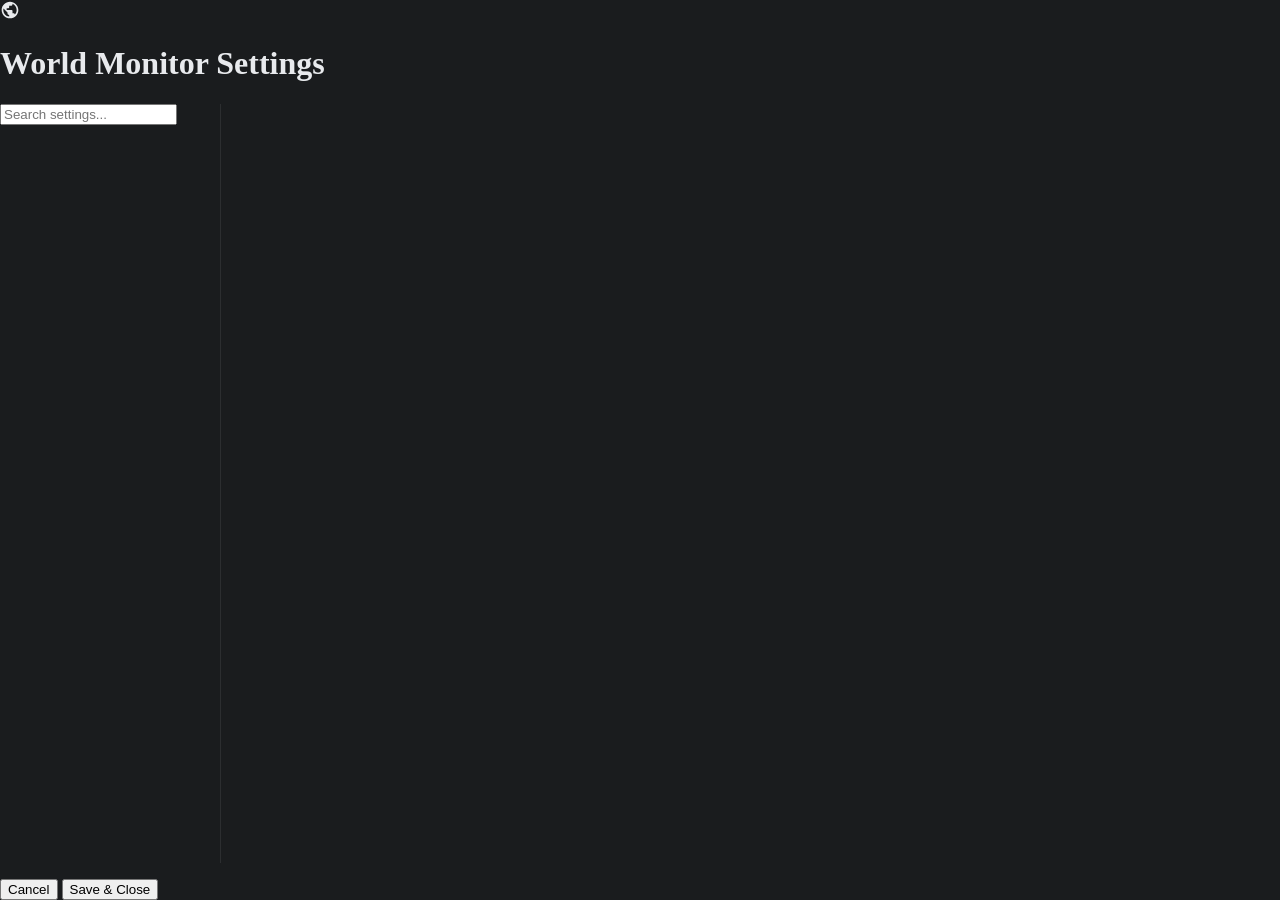
<file: settings.html>
<!doctype html>
<html lang="en">
  <head>
    <meta charset="UTF-8" />
    <meta name="viewport" content="width=device-width, initial-scale=1.0" />
    <title>World Monitor Settings</title>
    <script>(function(){try{var t=localStorage.getItem('worldmonitor-theme');if(t==='light')document.documentElement.dataset.theme='light';}catch(e){}document.documentElement.classList.add('no-transition');})()</script>
    <style>.settings-shell{height:100vh;display:flex;flex-direction:column}.settings-main{display:flex;flex:1;min-height:0}.settings-sidebar{width:220px;flex-shrink:0;border-right:1px solid rgba(255,255,255,0.08);display:flex;flex-direction:column}.settings-content{flex:1;overflow-y:auto;padding:20px 24px}</style>
  </head>
  <body style="background:#1a1c1e;color:#e8eaed;margin:0">
    <div class="settings-shell">
      <div class="settings-titlebar"></div>
      <div class="settings-header">
        <svg class="settings-header-icon" viewBox="0 0 24 24" width="20" height="20"><path fill="currentColor" d="M12 2C6.48 2 2 6.48 2 12s4.48 10 10 10 10-4.48 10-10S17.52 2 12 2zm-1 17.93c-3.95-.49-7-3.85-7-7.93 0-.62.08-1.21.21-1.79L9 15v1c0 1.1.9 2 2 2v1.93zm6.9-2.54c-.26-.81-1-1.39-1.9-1.39h-1v-3c0-.55-.45-1-1-1H8v-2h2c.55 0 1-.45 1-1V7h2c1.1 0 2-.9 2-2v-.41c2.93 1.19 5 4.06 5 7.41 0 2.08-.8 3.97-2.1 5.39z"/></svg>
        <h1 class="settings-header-title">World Monitor Settings</h1>
        <span class="settings-header-badge" id="versionBadge"></span>
      </div>
      <div class="settings-main" role="main">
        <div class="settings-sidebar">
          <div class="settings-sidebar-search">
            <input id="settingsSearch" type="text" placeholder="Search settings..." aria-label="Search settings" autocomplete="off" />
          </div>
          <nav class="settings-sidebar-nav" id="sidebarNav" role="tablist" aria-label="Settings sections"></nav>
        </div>
        <div class="settings-content" id="contentArea" role="tabpanel"></div>
      </div>
      <footer class="settings-footer">
        <p id="settingsActionStatus" class="settings-action-status" aria-live="polite"></p>
        <button id="cancelBtn" type="button" class="settings-btn settings-btn-secondary">Cancel</button>
        <button id="okBtn" type="button" class="settings-btn settings-btn-primary">Save &amp; Close</button>
      </footer>
    </div>

    <script type="module" src="/src/settings-main.ts" nonce="wm-static-bootstrap"></script>
  </body>
</html>
</file>
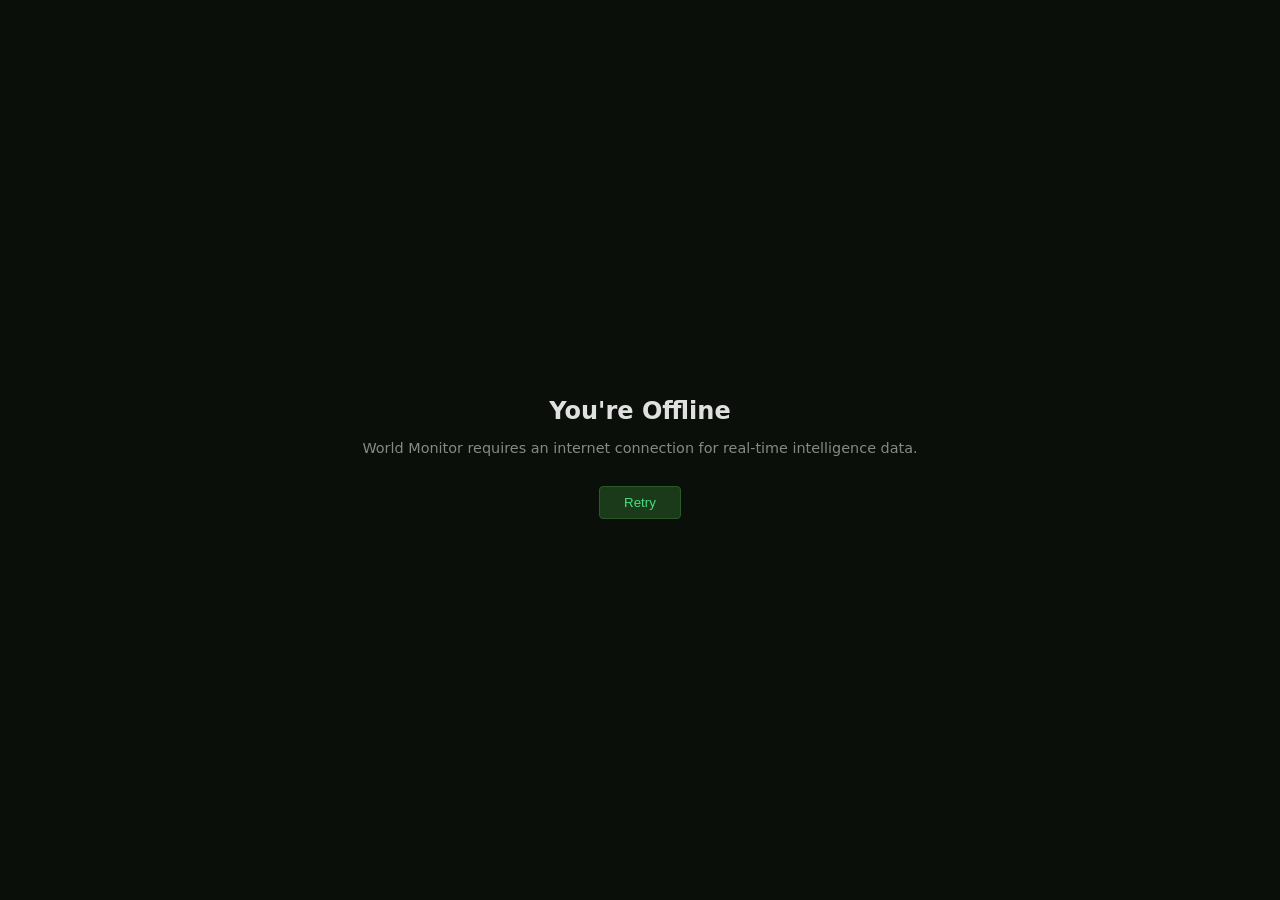
<file: public/offline.html>
<!DOCTYPE html>
<html lang="en">
<head>
  <meta charset="UTF-8">
  <meta name="viewport" content="width=device-width, initial-scale=1.0">
  <title>World Monitor - Offline</title>
  <style>
    body { background: #0a0f0a; color: #e0e0e0; font-family: system-ui;
           display: flex; align-items: center; justify-content: center;
           min-height: 100vh; margin: 0; }
    .c { text-align: center; padding: 2rem; }
    h1 { font-size: 1.5rem; margin-bottom: 0.5rem; }
    p { color: #888; font-size: 0.9rem; }
    button { margin-top: 1rem; padding: 0.5rem 1.5rem; background: #1a3a1a;
             color: #4ade80; border: 1px solid #2a5a2a; border-radius: 4px;
             cursor: pointer; }
  </style>
</head>
<body>
  <div class="c">
    <h1 id="t-title">You're Offline</h1>
    <p id="t-msg">World Monitor requires an internet connection for real-time intelligence data.</p>
    <button id="t-retry">Retry</button>
  </div>
  <script>
    // Self-contained translations — the SW serves this page with no JS bundle,
    // so we can't reuse i18next. Locale picked from `wm-locale-explicit` (the
    // key the main app writes when a user manually picks a language in
    // Settings → Language) with navigator as fallback. Note: the legacy
    // i18next auto-cache key `i18nextLng` is intentionally NOT consulted —
    // the main app's i18n init wipes it on every load to clear stale-cache
    // pins from prior visits. Table is generated by
    // scripts/sync-offline-translations.mjs from src/locales/<lng>.json shell.offline*
    // — re-run that script after editing the EN strings or adding a locale.
    (function(){
      document.getElementById('t-retry').addEventListener('click', function () {
        location.reload();
      });
      var T = {
        en: { title: "You're Offline", msg: "World Monitor requires an internet connection for real-time intelligence data.", retry: "Retry" },
        ar: { title: "أنت غير متصل", msg: "يتطلب World Monitor اتصالاً بالإنترنت للحصول على بيانات الاستخبارات في الوقت الفعلي.", retry: "إعادة محاولة" },
        bg: { title: "Вие сте офлайн", msg: "World Monitor изисква интернет връзка за получаване на данни за разузнаване в реално време.", retry: "Повтори" },
        cs: { title: "Jste offline", msg: "World Monitor vyžaduje internetové připojení pro data zpravodajství v reálném čase.", retry: "Zkusit znovu" },
        de: { title: "Sie sind offline", msg: "World Monitor benötigt eine Internetverbindung für Echtzeit-Nachrichtendaten.", retry: "Erneut versuchen" },
        el: { title: "Είστε Χωρίς Σύνδεση", msg: "Το World Monitor απαιτεί σύνδεση στο διαδίκτυο για δεδομένα πραγματικού χρόνου.", retry: "Δοκιμάστε Ξανά" },
        es: { title: "Estás sin conexión", msg: "World Monitor requiere una conexión a internet para datos de inteligencia en tiempo real.", retry: "Reintentar" },
        fa: { title: "You're Offline", msg: "World Monitor requires an internet connection for real-time intelligence data.", retry: "Retry" },
        fr: { title: "Vous êtes hors ligne", msg: "World Monitor nécessite une connexion Internet pour les données de renseignement en temps réel.", retry: "Réessayer" },
        hi: { title: "आप ऑफलाइन हैं", msg: "वर्ल्ड मॉनिटर के लिए रियल-टाइम जानकारी के लिए इंटरनेट कनेक्शन चाहिए।", retry: "फिर कोशिश करें" },
        hr: { title: "Niste Mrežom Povezani", msg: "Svjetski Monitor zahtijeva internetsku vezu za podatke obavještajne informacije u realnom vremenu.", retry: "Pokušaj Ponovno" },
        hu: { title: "Kapcsolat nélküli mód", msg: "A Világfigyelő valós idejű intelligencia adatokhoz internetkapcsolatra van szüksége.", retry: "Újra" },
        it: { title: "Sei Offline", msg: "World Monitor richiede una connessione Internet per i dati di intelligence in tempo reale.", retry: "Riprova" },
        ja: { title: "オフラインです", msg: "World Monitorはリアルタイムインテリジェンスデータのためにインターネット接続が必要です。", retry: "再試行" },
        ko: { title: "오프라인입니다", msg: "World Monitor는 실시간 인텔리전스 데이터를 위해 인터넷 연결이 필요합니다.", retry: "다시 시도" },
        nl: { title: "Je bent offline", msg: "World Monitor heeft een internetverbinding nodig voor real-time inlichtingengegevens.", retry: "Opnieuw proberen" },
        pl: { title: "Jesteś offline", msg: "World Monitor wymaga połączenia internetowego do otrzymywania danych wywiadowczych w czasie rzeczywistym.", retry: "Ponów próbę" },
        pt: { title: "Você está offline", msg: "World Monitor requer uma conexão com a internet para dados de inteligência em tempo real.", retry: "Tentar novamente" },
        ro: { title: "Sunteți Offline", msg: "World Monitor necesită o conexiune la internet pentru date de informații în timp real.", retry: "Încercați din nou" },
        ru: { title: "Вы не подключены к интернету", msg: "World Monitor требует подключение к интернету для получения данных разведки в реальном времени.", retry: "Повторить" },
        sv: { title: "Du är offline", msg: "World Monitor kräver en internetanslutning för realtidsunderrättelsedata.", retry: "Försök igen" },
        sw: { title: "Uko Nje ya Mtandao", msg: "World Monitor inahitaji muunganisho wa intaneti kwa data ya wakati halisi ya kijasusi.", retry: "Jaribu tena" },
        th: { title: "คุณออนไลน์ไม่ได้", msg: "World Monitor ต้องการการเชื่อมต่ออินเทอร์เน็ตเพื่อรับข้อมูลข่าวกรรมการแบบเรียลไทม์", retry: "ลองใหม่" },
        tr: { title: "Çevrimdışısınız", msg: "World Monitor, gerçek zamanlı istihbarat verileri için internet bağlantısı gerektirir.", retry: "Yeniden Dene" },
        uk: { title: "You're Offline", msg: "World Monitor requires an internet connection for real-time intelligence data.", retry: "Retry" },
        vi: { title: "Bạn Đang Ngoài Kết Nối", msg: "World Monitor cần kết nối internet để cập nhật dữ liệu tình báo real-time.", retry: "Thử Lại" },
        zh: { title: "您已离线", msg: "World Monitor 需要互联网连接来获取实时情报数据。", retry: "重试" },
        'zh-TW': { title: "您已離線", msg: "World Monitor 需要網際網路連線來獲取即時情報資料。", retry: "重試" }
      };
      try {
        var raw = (localStorage.getItem('wm-locale-explicit') || navigator.language || 'en').toLowerCase();
        // Traditional Chinese is its own dictionary, so it has to resolve before
        // the region is stripped — mirrors normalizeLanguage() in src/services/i18n.ts.
        var l = (raw === 'zh-tw' || raw === 'zh-hk' || raw === 'zh-mo' || raw.indexOf('zh-hant') === 0)
          ? 'zh-TW'
          : raw.split('-')[0];
        var d = T[l] || T.en;
        document.documentElement.lang = l;
        if (l === 'ar') document.documentElement.dir = 'rtl';
        document.title = 'World Monitor — ' + d.title;
        document.getElementById('t-title').textContent = d.title;
        document.getElementById('t-msg').textContent = d.msg;
        document.getElementById('t-retry').textContent = d.retry;
      } catch (e) { /* keep English defaults */ }
    })();
  </script>
</body>
</html>
</file>
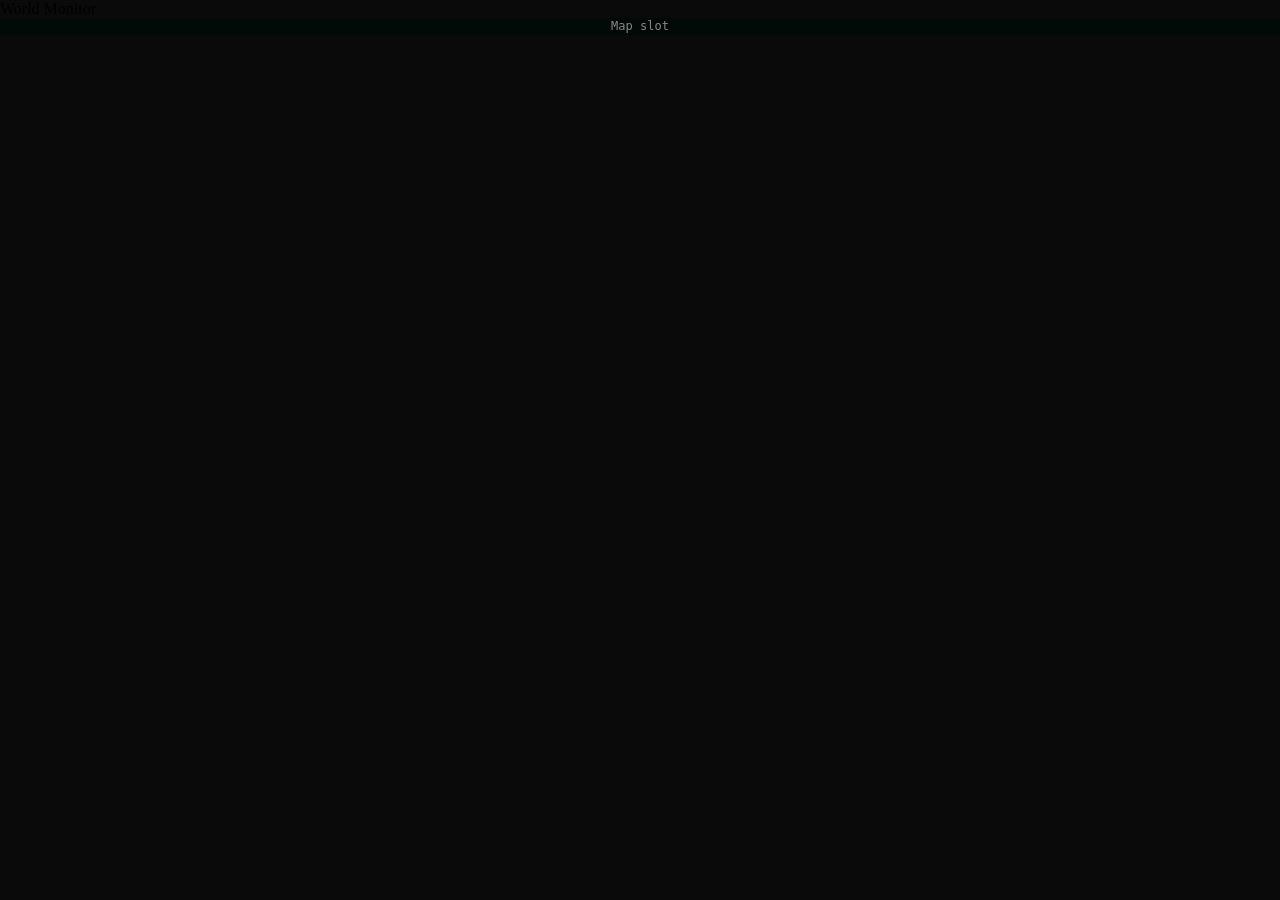
<file: tests/breaking-news-banner-harness.html>
<!doctype html>
<html lang="en">
  <head>
    <meta charset="UTF-8" />
    <meta name="viewport" content="width=device-width, initial-scale=1.0" />
    <title>Breaking News Banner Provenance Harness</title>
  </head>
  <body>
    <div id="app">
      <header class="header">World Monitor</header>
      <main id="main" class="main-content">
        <div class="harness-map-slot">Map slot</div>
      </main>
    </div>
    <style>
      html, body { margin: 0; min-height: 100%; background: var(--bg, #0a0a0a); }
      .harness-map-slot {
        flex: 1;
        min-height: 0;
        background: var(--map-bg, #020a08);
        color: var(--text-dim, #888);
        display: flex;
        align-items: center;
        justify-content: center;
        font: 12px/1.4 var(--font-mono, monospace);
      }
    </style>
    <script type="module" src="/src/e2e/breaking-news-banner-harness.ts"></script>
  </body>
</html>
</file>
